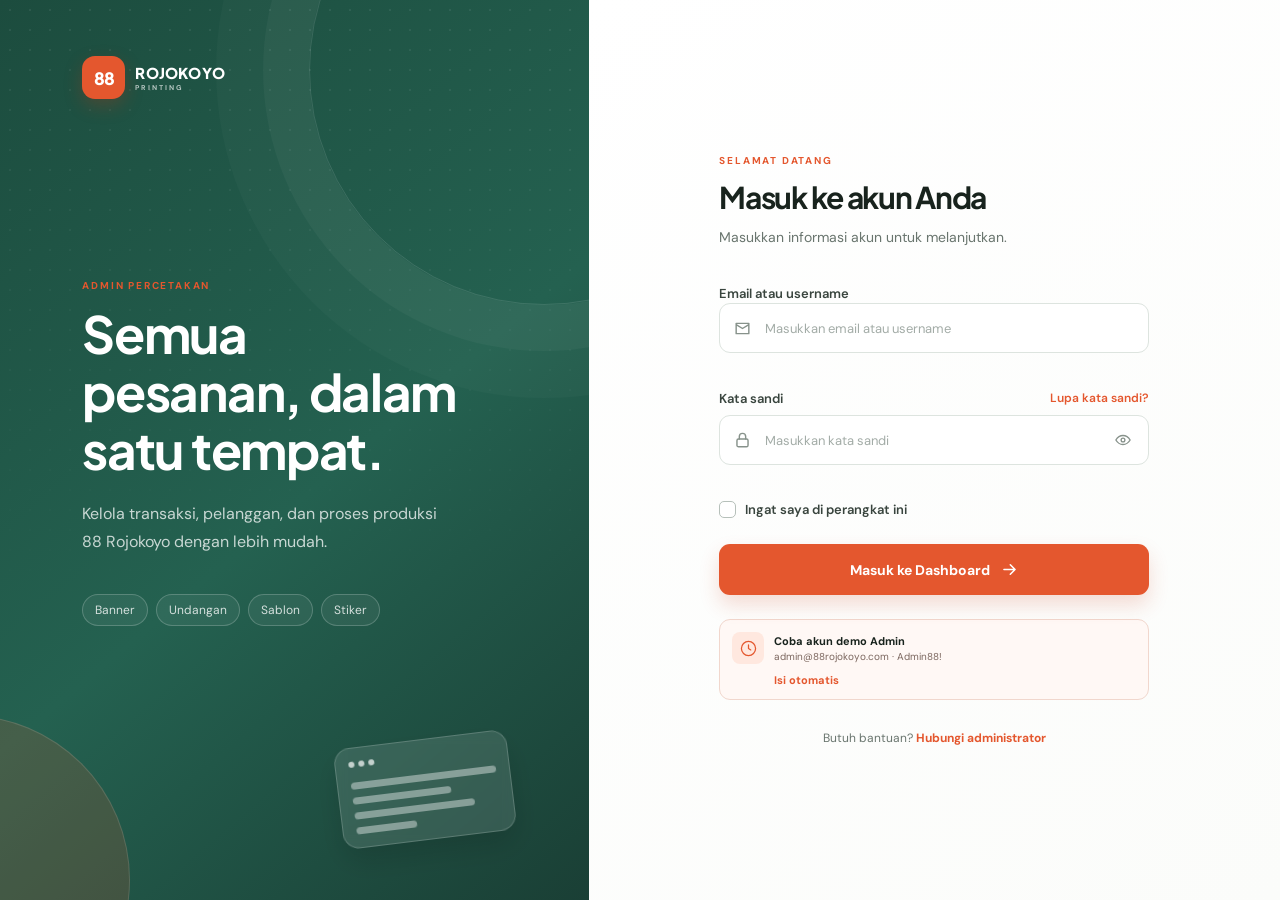
<file: index.html>
<!doctype html>
<html lang="id">
  <head>
    <meta charset="UTF-8" />
    <meta name="viewport" content="width=device-width, initial-scale=1.0" />
    <meta http-equiv="refresh" content="0; url=login.html" />
    <title>88 Rojokoyo</title>
    <script>window.location.replace('login.html');</script>
  </head>
  <body>
    <p>Mengarahkan ke <a href="login.html">halaman login 88 Rojokoyo</a>...</p>
  </body>
</html>
</file>
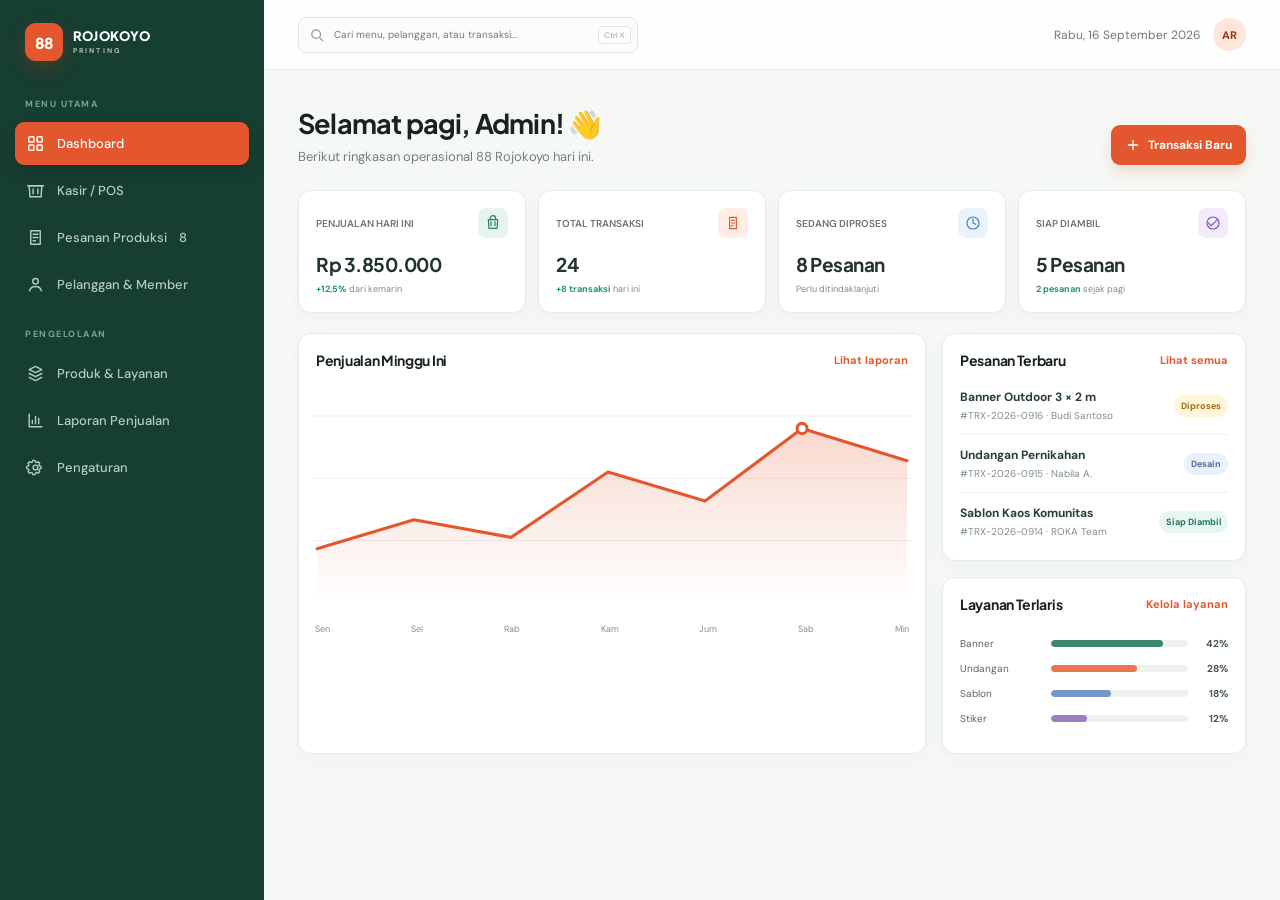
<file: dashboard.html>
<!DOCTYPE html>
<html lang="id">
  <head>
    <meta charset="UTF-8" />
    <meta name="viewport" content="width=device-width, initial-scale=1.0" />
    <meta name="theme-color" content="#173e32" />
    <title>Dashboard | 88 Rojokoyo</title>
    <link rel="preconnect" href="https://fonts.googleapis.com" />
    <link rel="preconnect" href="https://fonts.gstatic.com" crossorigin />
    <link href="https://fonts.googleapis.com/css2?family=DM+Sans:wght@400;500;600;700&family=Plus+Jakarta+Sans:wght@600;700;800&display=swap" rel="stylesheet" />
    <link rel="stylesheet" href="style.css" />
  </head>
  <body>
    <div class="app-shell">
      <aside class="dashboard-sidebar" id="sidebar">
        <a class="brand" href="dashboard.html" aria-label="88 Rojokoyo">
          <span class="brand__mark" aria-hidden="true">88</span>
          <span class="brand__name">ROJOKOYO<small>PRINTING</small></span>
        </a>

        <nav class="sidebar-menu" aria-label="Navigasi utama">
          <p class="sidebar-menu__label">MENU UTAMA</p>
          <a class="is-active" href="dashboard.html"><svg viewBox="0 0 24 24"><rect x="3.5" y="3.5" width="6.5" height="6.5" rx="1"/><rect x="14" y="3.5" width="6.5" height="6.5" rx="1"/><rect x="3.5" y="14" width="6.5" height="6.5" rx="1"/><rect x="14" y="14" width="6.5" height="6.5" rx="1"/></svg>Dashboard</a>
          <a href="pos.html"><svg viewBox="0 0 24 24"><path d="M4 6h16l-1 14H5L4 6Z"/><path d="M2 6h20M9 10v6M15 10v6"/></svg>Kasir / POS</a>
          <a href="pesanan.html"><svg viewBox="0 0 24 24"><path d="M6 3.5h12v17H6zM9 8h6M9 12h6M9 16h3"/></svg>Pesanan Produksi <span class="menu-badge">8</span></a>
          <a href="pelanggan.html"><svg viewBox="0 0 24 24"><circle cx="12" cy="8" r="3.5"/><path d="M4.5 20c.8-3.5 3.2-5.5 7.5-5.5s6.7 2 7.5 5.5"/></svg>Pelanggan &amp; Member</a>
          <p class="sidebar-menu__label sidebar-menu__label--spaced">PENGELOLAAN</p>
          <a href="produk.html"><svg viewBox="0 0 24 24"><path d="m4 7 8-4 8 4-8 4-8-4Z"/><path d="m4 12 8 4 8-4M4 17l8 4 8-4"/></svg>Produk &amp; Layanan</a>
          <a href="laporan.html"><svg viewBox="0 0 24 24"><path d="M4 20V4M4 20h16M8 16v-4M12 16V7M16 16v-7"/></svg>Laporan Penjualan</a>
          <a href="pengaturan.html"><svg viewBox="0 0 24 24"><circle cx="12" cy="12" r="3"/><path d="M19 13.4v-2.8l-2-.6a7.6 7.6 0 0 0-.7-1.6l1-1.8-2-2-1.8 1.1a7.6 7.6 0 0 0-1.6-.7L11.4 3H8.6L8 5a7.6 7.6 0 0 0-1.6.7L4.6 4.6l-2 2 1.1 1.8A7.6 7.6 0 0 0 3 10l-2 .6v2.8l2 .6c.2.6.4 1.1.7 1.6l-1.1 1.8 2 2 1.8-1.1c.5.3 1 .5 1.6.7l.6 2h2.8l.6-2c.6-.2 1.1-.4 1.6-.7l1.8 1.1 2-2-1.1-1.8c.3-.5.5-1 .7-1.6l2-.6Z"/></svg>Pengaturan</a>
        </nav>
        <div class="sidebar-bottom">
          <div class="sidebar-user"><span class="user-avatar">AR</span><span><strong>Admin Rojokoyo</strong><span>Administrator</span></span></div>
        </div>
      </aside>
      <div class="sidebar-overlay" id="sidebarOverlay"></div>

      <main class="dashboard-main">
        <header class="dashboard-header">
          <button class="menu-button" id="sidebarToggle" type="button" aria-label="Buka menu"><svg viewBox="0 0 24 24"><path d="M4 7h16M4 12h16M4 17h16"/></svg></button>
          <div class="dashboard-header__right"><span class="header-date">Rabu, 16 September 2026</span><button class="notification-button" type="button" aria-label="Notifikasi"><svg viewBox="0 0 24 24"><path d="M18 9a6 6 0 0 0-12 0c0 7-3 7-3 9h18c0-2-3-2-3-9M10 21h4"/></svg><i></i></button><span class="header-avatar">AR</span></div>
        </header>

        <div class="dashboard-content">
          <section class="dashboard-welcome"><div><h1>Selamat pagi, Admin! 👋</h1><p>Berikut ringkasan operasional 88 Rojokoyo hari ini.</p></div><a class="new-order-button" href="pos.html"><svg viewBox="0 0 24 24"><path d="M12 5v14M5 12h14"/></svg>Transaksi Baru</a></section>
          <section class="stats-grid" aria-label="Ringkasan hari ini">
            <article class="stat-card"><div class="stat-card__top"><span class="stat-card__label">PENJUALAN HARI INI</span><span class="stat-icon stat-icon--green"><svg viewBox="0 0 24 24"><path d="M5 7h14l-1 13H6L5 7Z"/><path d="M9 10v6M15 10v6M8 7V5a4 4 0 0 1 8 0v2"/></svg></span></div><strong>Rp 3.850.000</strong><span class="stat-card__trend"><b>+12,5%</b> dari kemarin</span></article>
            <article class="stat-card"><div class="stat-card__top"><span class="stat-card__label">TOTAL TRANSAKSI</span><span class="stat-icon stat-icon--orange"><svg viewBox="0 0 24 24"><path d="M7 3.5h10v17H7zM10 8h4M10 12h4M10 16h2"/></svg></span></div><strong>24</strong><span class="stat-card__trend"><b>+8 transaksi</b> hari ini</span></article>
            <article class="stat-card"><div class="stat-card__top"><span class="stat-card__label">SEDANG DIPROSES</span><span class="stat-icon stat-icon--blue"><svg viewBox="0 0 24 24"><path d="M12 6v6l4 2M21 12a9 9 0 1 1-18 0 9 9 0 0 1 18 0Z"/></svg></span></div><strong>8 Pesanan</strong><span class="stat-card__trend">Perlu ditindaklanjuti</span></article>
            <article class="stat-card"><div class="stat-card__top"><span class="stat-card__label">SIAP DIAMBIL</span><span class="stat-icon stat-icon--purple"><svg viewBox="0 0 24 24"><path d="m5 12 4.2 4.2L19 6.5"/><circle cx="12" cy="12" r="9"/></svg></span></div><strong>5 Pesanan</strong><span class="stat-card__trend"><b>2 pesanan</b> sejak pagi</span></article>
          </section>

          <section class="dashboard-grid">
            <article class="panel panel--chart"><header class="panel-header"><h2>Penjualan Minggu Ini</h2><a href="laporan.html">Lihat laporan</a></header><div class="chart"><svg viewBox="0 0 600 220" preserveAspectRatio="none" role="img" aria-label="Grafik penjualan mingguan"><defs><linearGradient id="chartFill" x1="0" x2="0" y1="0" y2="1"><stop offset="0" stop-color="#e4572e" stop-opacity=".23"/><stop offset="1" stop-color="#e4572e" stop-opacity="0"/></linearGradient></defs><path class="grid-line" d="M0 30H600M0 90H600M0 150H600"/><path class="area" d="M5 158 L102 130 L199 147 L296 84 L393 112 L490 42 L595 73 L595 210 L5 210Z"/><path class="line" d="M5 158 L102 130 L199 147 L296 84 L393 112 L490 42 L595 73"/><circle class="dot" cx="490" cy="42" r="5"/></svg></div><div class="chart-labels"><span>Sen</span><span>Sel</span><span>Rab</span><span>Kam</span><span>Jum</span><span>Sab</span><span>Min</span></div></article>
            <article class="panel"><header class="panel-header"><h2>Pesanan Terbaru</h2><a href="pesanan.html">Lihat semua</a></header><div class="orders-list"><div class="order-row"><div><span class="order-name">Banner Outdoor 3 × 2 m</span><span class="order-meta">#TRX-2026-0916 · Budi Santoso</span></div><span class="status status--process">Diproses</span></div><div class="order-row"><div><span class="order-name">Undangan Pernikahan</span><span class="order-meta">#TRX-2026-0915 · Nabila A.</span></div><span class="status status--design">Desain</span></div><div class="order-row"><div><span class="order-name">Sablon Kaos Komunitas</span><span class="order-meta">#TRX-2026-0914 · ROKA Team</span></div><span class="status status--ready">Siap Diambil</span></div></div></article>
            <article class="panel"><header class="panel-header"><h2>Layanan Terlaris</h2><a href="produk.html">Kelola layanan</a></header><div class="category-list"><div class="category-row"><span>Banner</span><span class="progress"><i style="width: 82%"></i></span><b>42%</b></div><div class="category-row"><span>Undangan</span><span class="progress"><i style="width: 63%"></i></span><b>28%</b></div><div class="category-row"><span>Sablon</span><span class="progress"><i style="width: 44%"></i></span><b>18%</b></div><div class="category-row"><span>Stiker</span><span class="progress"><i style="width: 26%"></i></span><b>12%</b></div></div></article>
          </section>
        </div>
      </main>
    </div>
    <script src="script.js"></script>
  </body>
</html>
</file>
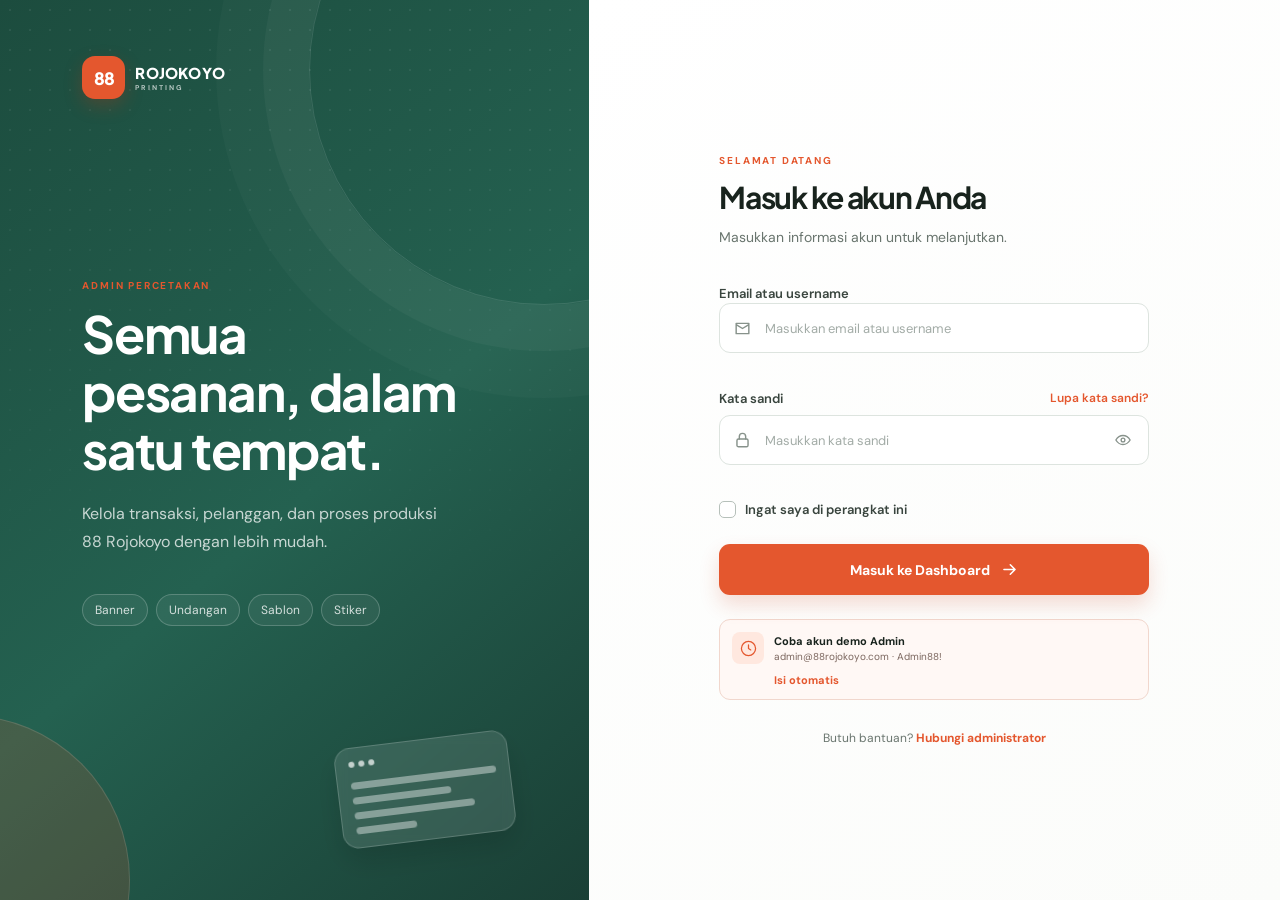
<file: login.html>
<!DOCTYPE html>
<html lang="id">
  <head>
    <meta charset="UTF-8" />
    <meta name="viewport" content="width=device-width, initial-scale=1.0" />
    <meta name="theme-color" content="#e4572e" />
    <title>Masuk | 88 Rojokoyo</title>
    <link rel="preconnect" href="https://fonts.googleapis.com" />
    <link rel="preconnect" href="https://fonts.gstatic.com" crossorigin />
    <link
      href="https://fonts.googleapis.com/css2?family=DM+Sans:wght@400;500;600;700&family=Plus+Jakarta+Sans:wght@600;700;800&display=swap"
      rel="stylesheet"
    />
    <link rel="stylesheet" href="style.css" />
  </head>
  <body>
    <main class="login-page">
      <section class="brand-panel" aria-label="Tentang 88 Rojokoyo">
        <div class="brand-panel__content">
          <a class="brand" href="login.html" aria-label="88 Rojokoyo">
            <span class="brand__mark" aria-hidden="true">88</span>
            <span class="brand__name">ROJOKOYO<small>PRINTING</small></span>
          </a>

          <div class="brand-panel__copy">
            <p class="eyebrow">ADMIN PERCETAKAN</p>
            <h1>Semua pesanan, dalam satu tempat.</h1>
            <p>
              Kelola transaksi, pelanggan, dan proses produksi 88 Rojokoyo dengan lebih mudah.
            </p>
          </div>

          <div class="service-list" aria-label="Layanan percetakan">
            <span>Banner</span><span>Undangan</span><span>Sablon</span><span>Stiker</span>
          </div>
        </div>
        <div class="shape shape--one" aria-hidden="true"></div>
        <div class="shape shape--two" aria-hidden="true"></div>
        <div class="print-card" aria-hidden="true">
          <div class="print-card__top"><i></i><i></i><i></i></div>
          <div class="print-card__body">
            <span></span><span></span><span></span><span></span>
          </div>
        </div>
      </section>

      <section class="form-panel">
        <div class="form-panel__inner">
          <a class="brand brand--mobile" href="login.html" aria-label="88 Rojokoyo">
            <span class="brand__mark" aria-hidden="true">88</span>
            <span class="brand__name">ROJOKOYO<small>PRINTING</small></span>
          </a>

          <header class="form-header">
            <p class="eyebrow">SELAMAT DATANG</p>
            <h2>Masuk ke akun Anda</h2>
            <p>Masukkan informasi akun untuk melanjutkan.</p>
          </header>

          <form id="loginForm" class="login-form" novalidate>
            <div class="field-group">
              <label for="email">Email atau username</label>
              <div class="input-wrap">
                <svg viewBox="0 0 24 24" aria-hidden="true"><path d="M4 5.5h16v13H4zM4 7l8 5 8-5" /></svg>
                <input id="email" name="email" type="text" placeholder="Masukkan email atau username" autocomplete="username" required />
              </div>
              <p class="field-error" id="emailError"></p>
            </div>

            <div class="field-group">
              <div class="label-row">
                <label for="password">Kata sandi</label>
                <a href="#" class="forgot-link" id="forgotPassword">Lupa kata sandi?</a>
              </div>
              <div class="input-wrap">
                <svg viewBox="0 0 24 24" aria-hidden="true"><rect x="5" y="10" width="14" height="10" rx="2" /><path d="M8 10V7a4 4 0 0 1 8 0v3" /></svg>
                <input id="password" name="password" type="password" placeholder="Masukkan kata sandi" autocomplete="current-password" required />
                <button class="toggle-password" type="button" aria-label="Tampilkan kata sandi" aria-pressed="false">
                  <svg class="eye-open" viewBox="0 0 24 24" aria-hidden="true"><path d="M2.5 12s3.5-6 9.5-6 9.5 6 9.5 6-3.5 6-9.5 6-9.5-6-9.5-6Z" /><circle cx="12" cy="12" r="2.5" /></svg>
                  <svg class="eye-closed" viewBox="0 0 24 24" aria-hidden="true"><path d="m3 3 18 18M10.6 6.2A10.6 10.6 0 0 1 12 6c6 0 9.5 6 9.5 6a17.8 17.8 0 0 1-3.1 3.7M6.1 6.1A17.5 17.5 0 0 0 2.5 12s3.5 6 9.5 6a10.6 10.6 0 0 0 2.1-.2M9.8 9.8a3.1 3.1 0 0 0 4.4 4.4" /></svg>
                </button>
              </div>
              <p class="field-error" id="passwordError"></p>
            </div>

            <label class="remember-me">
              <input type="checkbox" name="remember" />
              <span class="checkbox" aria-hidden="true"><svg viewBox="0 0 16 16"><path d="m3.2 8 3 3 6.5-6" /></svg></span>
              <span>Ingat saya di perangkat ini</span>
            </label>

            <button class="submit-button" type="submit">
              <span>Masuk ke Dashboard</span>
              <svg viewBox="0 0 24 24" aria-hidden="true"><path d="M5 12h14M13 6l6 6-6 6" /></svg>
            </button>
          </form>

          <aside class="demo-account" aria-label="Akun demo">
            <div class="demo-account__icon" aria-hidden="true">
              <svg viewBox="0 0 24 24"><path d="M12 22a10 10 0 1 0 0-20 10 10 0 0 0 0 20ZM12 7v5l3.2 2" /></svg>
            </div>
            <div>
              <strong>Coba akun demo Admin</strong>
              <span>admin@88rojokoyo.com &middot; Admin88!</span>
            </div>
            <button class="demo-fill-button" id="fillDemo" type="button">Isi otomatis</button>
          </aside>

          <p class="help-text">Butuh bantuan? <a href="mailto:admin@88rojokoyo.com">Hubungi administrator</a></p>
        </div>
      </section>
    </main>

    <div class="toast" id="toast" role="status" aria-live="polite">
      <svg viewBox="0 0 24 24" aria-hidden="true"><path d="m5 12 4.2 4.2L19 6.5" /></svg>
      <span id="toastMessage"></span>
    </div>

    <script src="script.js"></script>
  </body>
</html>
</file>
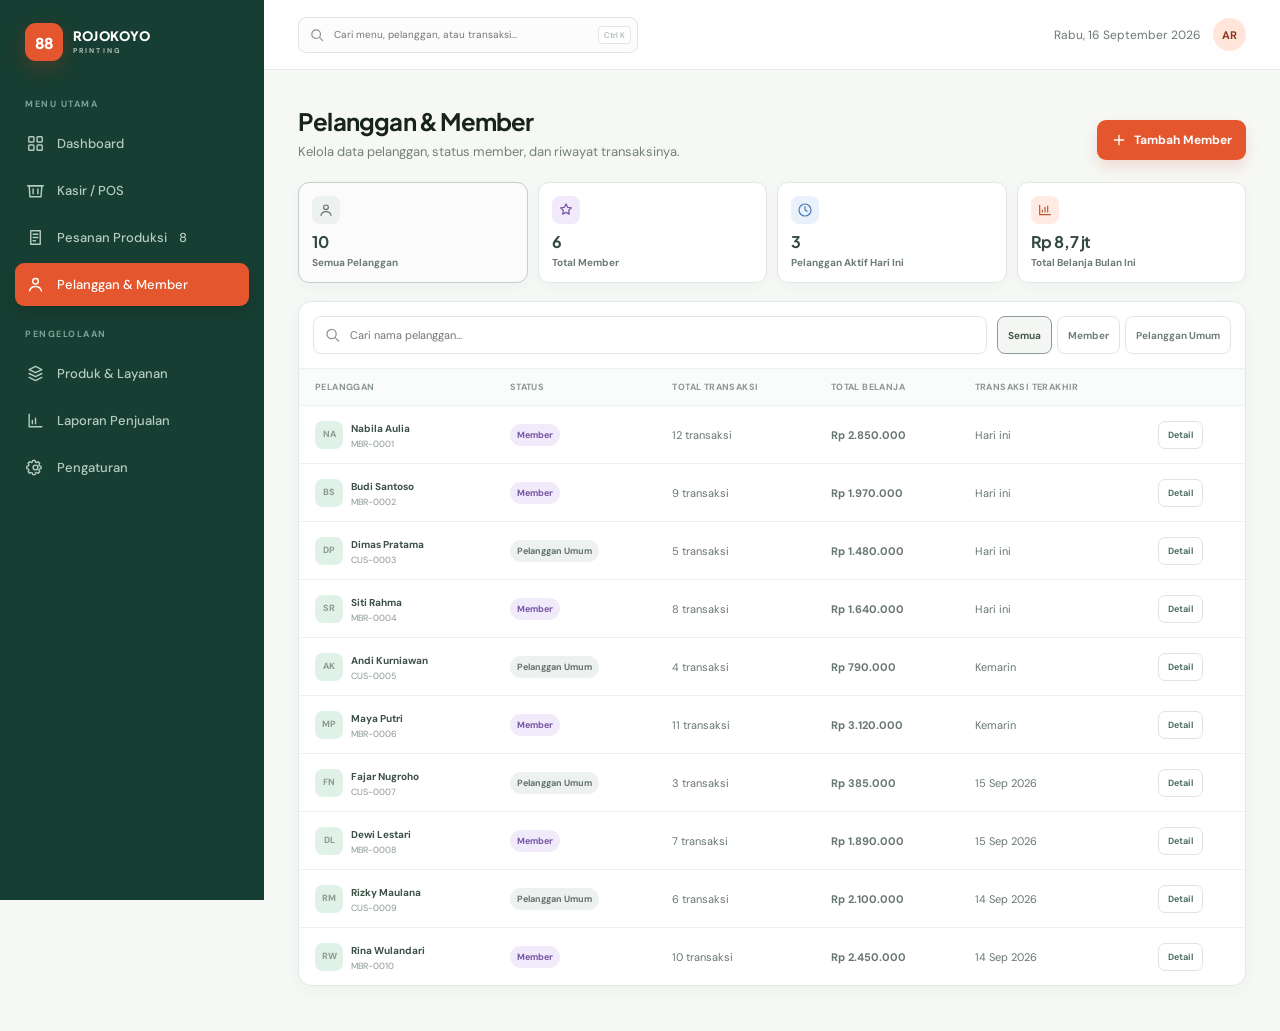
<file: pelanggan.html>
<!DOCTYPE html>
<html lang="id">
  <head>
    <meta charset="UTF-8" />
    <meta name="viewport" content="width=device-width, initial-scale=1.0" />
    <meta name="theme-color" content="#173e32" />
    <title>Pelanggan & Member | 88 Rojokoyo</title>
    <link rel="preconnect" href="https://fonts.googleapis.com" /><link rel="preconnect" href="https://fonts.gstatic.com" crossorigin />
    <link href="https://fonts.googleapis.com/css2?family=DM+Sans:wght@400;500;600;700&family=Plus+Jakarta+Sans:wght@600;700;800&display=swap" rel="stylesheet" />
    <link rel="stylesheet" href="style.css" />
  </head>
  <body>
    <div class="app-shell"><aside class="dashboard-sidebar" id="sidebar"><a class="brand" href="dashboard.html" aria-label="88 Rojokoyo"><span class="brand__mark">88</span><span class="brand__name">ROJOKOYO<small>PRINTING</small></span></a><nav class="sidebar-menu" aria-label="Navigasi utama"><p class="sidebar-menu__label">MENU UTAMA</p><a href="dashboard.html"><svg viewBox="0 0 24 24"><rect x="3.5" y="3.5" width="6.5" height="6.5" rx="1"/><rect x="14" y="3.5" width="6.5" height="6.5" rx="1"/><rect x="3.5" y="14" width="6.5" height="6.5" rx="1"/><rect x="14" y="14" width="6.5" height="6.5" rx="1"/></svg>Dashboard</a><a href="pos.html"><svg viewBox="0 0 24 24"><path d="M4 6h16l-1 14H5L4 6Z"/><path d="M2 6h20M9 10v6M15 10v6"/></svg>Kasir / POS</a><a href="pesanan.html"><svg viewBox="0 0 24 24"><path d="M6 3.5h12v17H6zM9 8h6M9 12h6M9 16h3"/></svg>Pesanan Produksi <span class="menu-badge">8</span></a><a class="is-active" href="pelanggan.html"><svg viewBox="0 0 24 24"><circle cx="12" cy="8" r="3.5"/><path d="M4.5 20c.8-3.5 3.2-5.5 7.5-5.5s6.7 2 7.5 5.5"/></svg>Pelanggan &amp; Member</a><p class="sidebar-menu__label sidebar-menu__label--spaced">PENGELOLAAN</p><a href="produk.html"><svg viewBox="0 0 24 24"><path d="m4 7 8-4 8 4-8 4-8-4Z"/><path d="m4 12 8 4 8-4M4 17l8 4 8-4"/></svg>Produk &amp; Layanan</a><a href="laporan.html"><svg viewBox="0 0 24 24"><path d="M4 20V4M4 20h16M8 16v-4M12 16v-7"/></svg>Laporan Penjualan</a><a href="pengaturan.html"><svg viewBox="0 0 24 24"><circle cx="12" cy="12" r="3"/><path d="M19 13.4v-2.8l-2-.6a7.6 7.6 0 0 0-.7-1.6l1-1.8-2-2-1.8 1.1a7.6 7.6 0 0 0-1.6-.7L11.4 3H8.6L8 5a7.6 7.6 0 0 0-1.6.7L4.6 4.6l-2 2 1.1 1.8A7.6 7.6 0 0 0 3 10l-2 .6v2.8l2 .6c.2.6.4 1.1.7 1.6l-1.1 1.8 2 2 1.8-1.1c.5.3 1 .5 1.6.7l.6 2h2.8l.6-2c.6-.2 1.1-.4 1.6-.7l1.8 1.1 2-2-1.1-1.8c.3-.5.5-1 .7-1.6l2-.6Z"/></svg>Pengaturan</a></nav><div class="sidebar-bottom"><div class="sidebar-user"><span class="user-avatar">AR</span><span><strong>Admin Rojokoyo</strong><span>Administrator</span></span></div></div></aside><div class="sidebar-overlay" id="sidebarOverlay"></div>
      <main class="dashboard-main"><header class="dashboard-header"><button class="menu-button" id="sidebarToggle" type="button" aria-label="Buka menu"><svg viewBox="0 0 24 24"><path d="M4 7h16M4 12h16M4 17h16"/></svg></button><div class="dashboard-header__right"><span class="header-date">Rabu, 16 September 2026</span><button class="notification-button" type="button" aria-label="Notifikasi"><svg viewBox="0 0 24 24"><path d="M18 9a6 6 0 0 0-12 0c0 7-3 7-3 9h18c0-2-3-2-3-9M10 21h4"/></svg><i></i></button><span class="header-avatar">AR</span></div></header><div class="dashboard-content customer-content"><section class="customer-title"><div><h1>Pelanggan &amp; Member</h1><p>Kelola data pelanggan, status member, dan riwayat transaksinya.</p></div><button class="new-order-button" id="addCustomer" type="button"><svg viewBox="0 0 24 24"><path d="M12 5v14M5 12h14"/></svg>Tambah Member</button></section><section class="customer-stats"><button class="customer-stat is-active" type="button" data-customer-filter="all"><span class="customer-stat__icon customer-stat__icon--gray"><svg viewBox="0 0 24 24"><circle cx="12" cy="8" r="3.5"/><path d="M4.5 20c.8-3.5 3.2-5.5 7.5-5.5s6.7 2 7.5 5.5"/></svg></span><strong id="customerCountAll">10</strong><span>Semua Pelanggan</span></button><button class="customer-stat" type="button" data-customer-filter="member"><span class="customer-stat__icon customer-stat__icon--purple"><svg viewBox="0 0 24 24"><path d="m12 3 2.5 5 5.5.8-4 3.9 1 5.5-5-2.6-5 2.6 1-5.5-4-3.9 5.5-.8L12 3Z"/></svg></span><strong id="customerCountMember">6</strong><span>Total Member</span></button><article class="customer-stat customer-stat--static"><span class="customer-stat__icon customer-stat__icon--blue"><svg viewBox="0 0 24 24"><path d="M12 21a9 9 0 1 0 0-18 9 9 0 0 0 0 18Z"/><path d="M12 7v5l3 2"/></svg></span><strong>3</strong><span>Pelanggan Aktif Hari Ini</span></article><article class="customer-stat customer-stat--static"><span class="customer-stat__icon customer-stat__icon--orange"><svg viewBox="0 0 24 24"><path d="M4 19V5M4 19h16M8 15v-3M12 15V8M16 15V6"/></svg></span><strong>Rp 8,7 jt</strong><span>Total Belanja Bulan Ini</span></article></section><section class="customer-panel"><div class="customer-tools"><label class="customer-search"><svg viewBox="0 0 24 24"><circle cx="10.7" cy="10.7" r="6.5"/><path d="m16 16 4.5 4.5"/></svg><input id="customerSearch" type="search" placeholder="Cari nama pelanggan..." /></label><div class="customer-filter-tabs"><button class="is-active" data-customer-filter="all" type="button">Semua</button><button data-customer-filter="member" type="button">Member</button><button data-customer-filter="regular" type="button">Pelanggan Umum</button></div></div><div class="customer-table-wrap"><table class="customer-table"><thead><tr><th>Pelanggan</th><th>Status</th><th>Total Transaksi</th><th>Total Belanja</th><th>Transaksi Terakhir</th><th></th></tr></thead><tbody id="customerTable"></tbody></table></div><p class="empty-customers" id="emptyCustomers" hidden>Tidak ada pelanggan yang sesuai dengan pencarian.</p></section></div></main>
    </div>
    <div class="customer-modal" id="customerDetailModal" role="dialog" aria-modal="true" aria-labelledby="customerDetailTitle"><div class="customer-modal__dialog"><header class="customer-modal__header"><div><p class="modal-eyebrow" id="detailCustomerCode">MBR-0001</p><h2 id="customerDetailTitle">Detail Member</h2></div><button class="modal-close" id="closeCustomerDetail" type="button" aria-label="Tutup detail">×</button></header><div class="customer-modal__body"><section class="customer-profile"><span class="customer-profile__avatar" id="detailCustomerInitial">NA</span><div><strong id="detailCustomerName">Nabila Aulia</strong><span id="detailCustomerType">Member 88 Rojokoyo</span></div><span class="customer-profile__badge" id="detailCustomerBadge">Member</span></section><section class="member-personal-info" id="memberPersonalInfo"><h3>Data Diri</h3><div><span>Alamat</span><strong id="detailMemberAddress">-</strong></div><div><span>No. HP</span><strong id="detailMemberPhone">-</strong></div><div><span>Email</span><strong id="detailMemberEmail">-</strong></div></section><section class="customer-overview"><div><span>Total Transaksi</span><strong id="detailCustomerTransactions">12 transaksi</strong></div><div><span>Total Belanja</span><strong id="detailCustomerSpent">Rp 2.850.000</strong></div><div><span>Transaksi Terakhir</span><strong id="detailCustomerLast">Hari ini</strong></div></section><section class="member-benefits" id="memberBenefits"><h3>Benefit Member</h3><div><span>Diskon member</span><b>10%</b></div><div><span>Pembelian 50+ item</span><b>15%</b></div></section><section class="customer-history"><h3>Riwayat Transaksi</h3><div id="customerHistory"></div></section><footer class="customer-modal__actions" id="memberDetailActions"><button class="member-delete-button" id="deleteMember" type="button">Hapus</button><button class="member-edit-button" id="editMember" type="button">Edit Member</button></footer></div></div></div>
    <div class="customer-modal" id="addCustomerModal" role="dialog" aria-modal="true" aria-labelledby="addCustomerTitle"><div class="customer-modal__dialog customer-modal__dialog--small"><header class="customer-modal__header"><div><p class="modal-eyebrow" id="memberFormEyebrow">MEMBER BARU</p><h2 id="addCustomerTitle">Tambah Member</h2></div><button class="modal-close" id="closeAddCustomer" type="button" aria-label="Tutup form">×</button></header><form class="add-member-form" id="addCustomerForm"><label>Nama member<input id="newCustomerName" required placeholder="Masukkan nama member" /></label><label>Alamat<textarea id="newMemberAddress" rows="2" placeholder="Masukkan alamat member"></textarea></label><div class="member-form-grid"><label>No. HP<input id="newMemberPhone" type="tel" placeholder="08xxxxxxxxxx" /></label><label>Email<input id="newMemberEmail" type="email" placeholder="email@contoh.com" /></label></div><section class="member-discount-form"><header><h3>Set Diskon</h3><span>Aktifkan benefit dan atur persentasenya.</span></header><div class="member-discount-options"><label class="member-discount-option" data-discount-option="member"><input class="member-discount-checkbox" data-discount-code="member" type="checkbox" /><span class="member-discount-option__check">✓</span><span class="member-discount-option__content"><strong>Diskon Member</strong><small>Berlaku untuk transaksi member.</small></span><span class="member-discount-option__percent"><input data-discount-percent="member" type="number" min="0" max="100" inputmode="decimal" value="10" disabled /><i>%</i></span></label><label class="member-discount-option" data-discount-option="bulk_50"><input class="member-discount-checkbox" data-discount-code="bulk_50" type="checkbox" /><span class="member-discount-option__check">✓</span><span class="member-discount-option__content"><strong>Diskon Pembelian 50+</strong><small>Berlaku saat total item minimal 50.</small></span><span class="member-discount-option__percent"><input data-discount-percent="bulk_50" type="number" min="0" max="100" inputmode="decimal" value="15" disabled /><i>%</i></span></label></div></section><button id="saveMemberButton" type="submit">Simpan Member</button></form></div></div>
    <div class="transaction-modal" id="deleteMemberConfirmModal" role="dialog" aria-modal="true" aria-labelledby="deleteMemberConfirmTitle"><div class="transaction-modal__dialog"><span class="transaction-modal__icon transaction-modal__icon--danger"><svg viewBox="0 0 24 24"><path d="M4 7h16M10 11v6M14 11v6M6 7l1 14h10l1-14M9 7V4h6v3"/></svg></span><h2 id="deleteMemberConfirmTitle">Hapus member ini?</h2><p>Data <strong id="deleteMemberName">member</strong> akan dihapus dari daftar member dan tidak dapat dikembalikan.</p><div class="transaction-modal__actions"><button id="cancelDeleteMember" type="button">Batal</button><button class="transaction-modal__primary transaction-modal__primary--danger" id="confirmDeleteMember" type="button">Ya, Hapus</button></div></div></div>
    <div class="transaction-modal" id="deleteMemberSuccessModal" role="dialog" aria-modal="true" aria-labelledby="deleteMemberSuccessTitle"><div class="transaction-modal__dialog"><span class="transaction-modal__icon transaction-modal__icon--success"><svg viewBox="0 0 24 24"><path d="m5 12 4.2 4.2L19 6.5"/></svg></span><h2 id="deleteMemberSuccessTitle">Member berhasil dihapus</h2><p><strong id="deletedMemberSuccessName">Member</strong> telah dihapus dari daftar member.</p><div class="transaction-modal__actions transaction-modal__actions--single"><button class="transaction-modal__primary" id="closeDeleteMemberSuccess" type="button">Selesai</button></div></div></div>
    <script src="script.js"></script>
  </body>
</html>
</file>
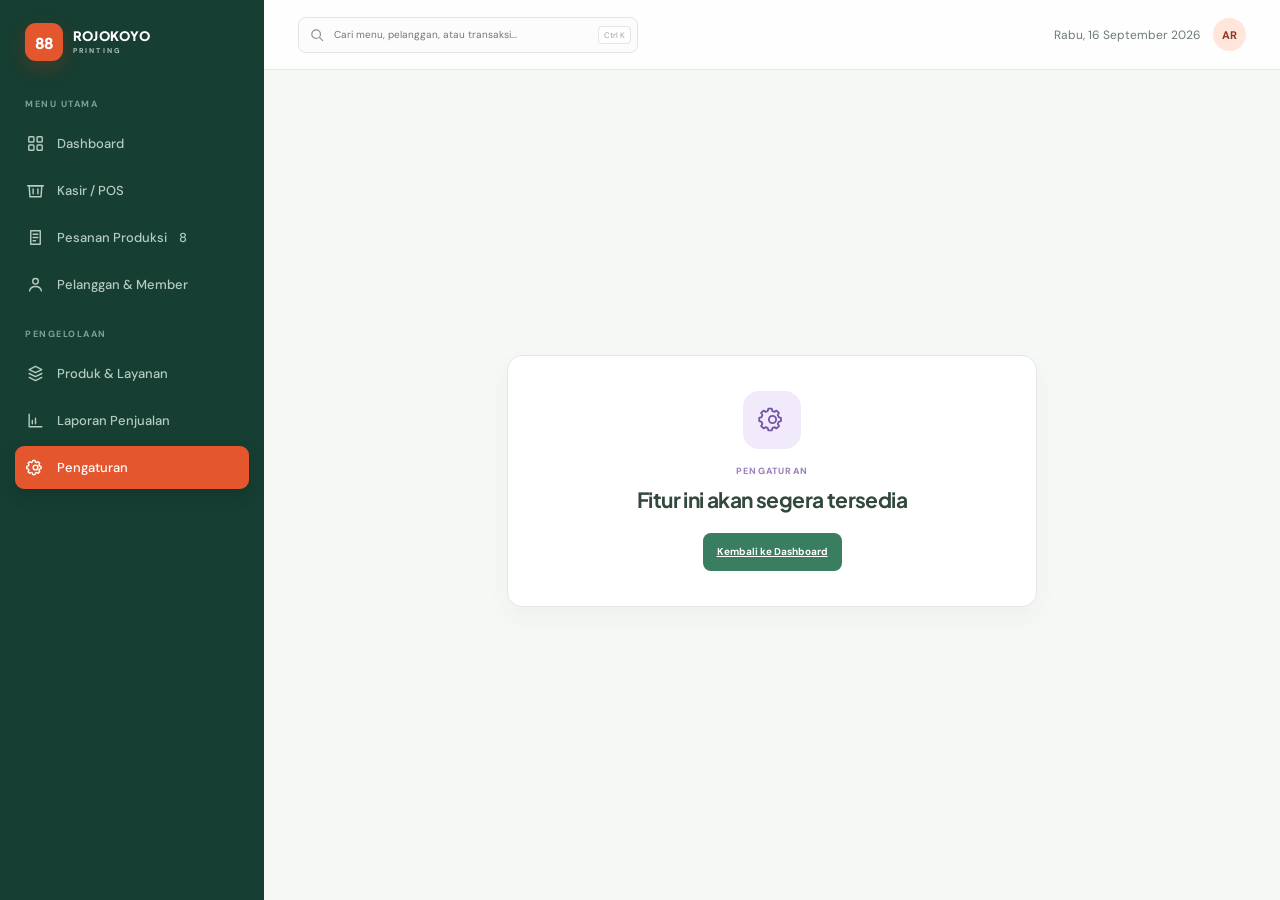
<file: pengaturan.html>
<!DOCTYPE html>
<html lang="id">

<head>
  <meta charset="UTF-8" />
  <meta name="viewport" content="width=device-width, initial-scale=1.0" />
  <meta name="theme-color" content="#173e32" />
  <title>Pengaturan | 88 Rojokoyo</title>
  <link rel="preconnect" href="https://fonts.googleapis.com" />
  <link rel="preconnect" href="https://fonts.gstatic.com" crossorigin />
  <link
    href="https://fonts.googleapis.com/css2?family=DM+Sans:wght@400;500;600;700&family=Plus+Jakarta+Sans:wght@600;700;800&display=swap"
    rel="stylesheet" />
  <link rel="stylesheet" href="style.css" />
</head>

<body>
  <div class="app-shell">
    <aside class="dashboard-sidebar" id="sidebar">
      <a class="brand" href="dashboard.html" aria-label="88 Rojokoyo"><span class="brand__mark">88</span><span
          class="brand__name">ROJOKOYO<small>PRINTING</small></span></a>
      <nav class="sidebar-menu" aria-label="Navigasi utama">
        <p class="sidebar-menu__label">MENU UTAMA</p>
        <a href="dashboard.html"><svg viewBox="0 0 24 24">
            <rect x="3.5" y="3.5" width="6.5" height="6.5" rx="1" />
            <rect x="14" y="3.5" width="6.5" height="6.5" rx="1" />
            <rect x="3.5" y="14" width="6.5" height="6.5" rx="1" />
            <rect x="14" y="14" width="6.5" height="6.5" rx="1" />
          </svg>Dashboard</a>
        <a href="pos.html"><svg viewBox="0 0 24 24">
            <path d="M4 6h16l-1 14H5L4 6Z" />
            <path d="M2 6h20M9 10v6M15 10v6" />
          </svg>Kasir / POS</a>
        <a href="pesanan.html"><svg viewBox="0 0 24 24">
            <path d="M6 3.5h12v17H6zM9 8h6M9 12h6M9 16h3" />
          </svg>Pesanan Produksi <span class="menu-badge">8</span></a>
        <a href="pelanggan.html"><svg viewBox="0 0 24 24">
            <circle cx="12" cy="8" r="3.5" />
            <path d="M4.5 20c.8-3.5 3.2-5.5 7.5-5.5s6.7 2 7.5 5.5" />
          </svg>Pelanggan &amp; Member</a>
        <p class="sidebar-menu__label sidebar-menu__label--spaced">PENGELOLAAN</p>
        <a href="produk.html"><svg viewBox="0 0 24 24">
            <path d="m4 7 8-4 8 4-8 4-8-4Z" />
            <path d="m4 12 8 4 8-4M4 17l8 4 8-4" />
          </svg>Produk &amp; Layanan</a>
        <a href="laporan.html"><svg viewBox="0 0 24 24">
            <path d="M4 20V4M4 20h16M8 16v-4M12 16v-7" />
          </svg>Laporan Penjualan</a>
        <a class="is-active" href="pengaturan.html"><svg viewBox="0 0 24 24">
            <circle cx="12" cy="12" r="3" />
            <path
              d="M19 13.4v-2.8l-2-.6a7.6 7.6 0 0 0-.7-1.6l1-1.8-2-2-1.8 1.1a7.6 7.6 0 0 0-1.6-.7L11.4 3H8.6L8 5a7.6 7.6 0 0 0-1.6.7L4.6 4.6l-2 2 1.1 1.8A7.6 7.6 0 0 0 3 10l-2 .6v2.8l2 .6c.2.6.4 1.1.7 1.6l-1.1 1.8 2 2 1.8-1.1c.5.3 1 .5 1.6.7l.6 2h2.8l.6-2c.6-.2 1.1-.4 1.6-.7l1.8 1.1 2-2-1.1-1.8c.3-.5.5-1 .7-1.6l2-.6Z" />
          </svg>Pengaturan</a>
      </nav>
      <div class="sidebar-bottom">
        <div class="sidebar-user"><span class="user-avatar">AR</span><span><strong>Admin
              Rojokoyo</strong><span>Administrator</span></span></div>
      </div>
    </aside>
    <div class="sidebar-overlay" id="sidebarOverlay"></div>
    <main class="dashboard-main">
      <header class="dashboard-header"><button class="menu-button" id="sidebarToggle" type="button"
          aria-label="Buka menu"><svg viewBox="0 0 24 24">
            <path d="M4 7h16M4 12h16M4 17h16" />
          </svg></button>
        <div class="dashboard-header__right"><span class="header-date">Rabu, 16 September 2026</span><button
            class="notification-button" type="button" aria-label="Notifikasi"><svg viewBox="0 0 24 24">
              <path d="M18 9a6 6 0 0 0-12 0c0 7-3 7-3 9h18c0-2-3-2-3-9M10 21h4" />
            </svg><i></i></button><span class="header-avatar">AR</span></div>
      </header>
      <div class="dashboard-content settings-content">
        <section class="settings-empty"><span class="settings-empty__icon"><svg viewBox="0 0 24 24">
              <circle cx="12" cy="12" r="3" />
              <path
                d="M19 13.4v-2.8l-2-.6a7.6 7.6 0 0 0-.7-1.6l1-1.8-2-2-1.8 1.1a7.6 7.6 0 0 0-1.6-.7L11.4 3H8.6L8 5a7.6 7.6 0 0 0-1.6.7L4.6 4.6l-2 2 1.1 1.8A7.6 7.6 0 0 0 3 10l-2 .6v2.8l2 .6c.2.6.4 1.1.7 1.6l-1.1 1.8 2 2 1.8-1.1c.5.3 1 .5 1.6.7l.6 2h2.8l.6-2c.6-.2 1.1-.4 1.6-.7l1.8 1.1 2-2-1.1-1.8c.3-.5.5-1 .7-1.6l2-.6Z" />
            </svg></span>
          <p class="settings-empty__eyebrow">PENGATURAN</p>
          <h1>Fitur ini akan segera tersedia</h1><a href="dashboard.html">Kembali ke Dashboard</a>
        </section>
      </div>
    </main>
  </div>
  <script src="script.js"></script>
</body>

</html>
</file>
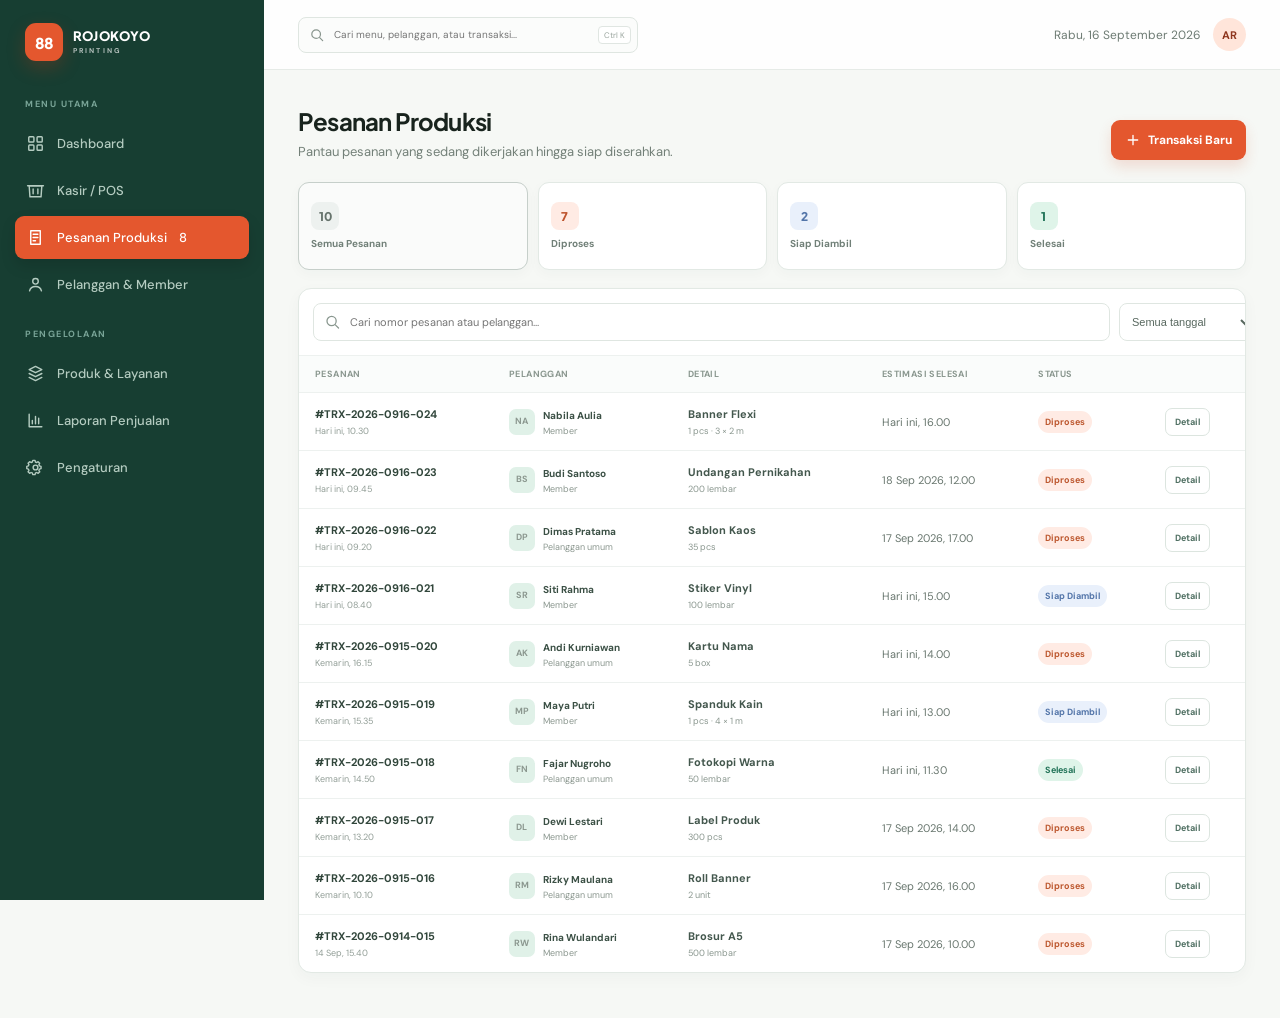
<file: pesanan.html>
<!DOCTYPE html>
<html lang="id">
  <head>
    <meta charset="UTF-8" />
    <meta name="viewport" content="width=device-width, initial-scale=1.0" />
    <meta name="theme-color" content="#173e32" />
    <title>Pesanan Produksi | 88 Rojokoyo</title>
    <link rel="preconnect" href="https://fonts.googleapis.com" />
    <link rel="preconnect" href="https://fonts.gstatic.com" crossorigin />
    <link href="https://fonts.googleapis.com/css2?family=DM+Sans:wght@400;500;600;700&family=Plus+Jakarta+Sans:wght@600;700;800&display=swap" rel="stylesheet" />
    <link rel="stylesheet" href="style.css" />
  </head>
  <body>
    <div class="app-shell">
      <aside class="dashboard-sidebar" id="sidebar">
        <a class="brand" href="dashboard.html" aria-label="88 Rojokoyo"><span class="brand__mark">88</span><span class="brand__name">ROJOKOYO<small>PRINTING</small></span></a>
        <nav class="sidebar-menu" aria-label="Navigasi utama">
          <p class="sidebar-menu__label">MENU UTAMA</p>
          <a href="dashboard.html"><svg viewBox="0 0 24 24"><rect x="3.5" y="3.5" width="6.5" height="6.5" rx="1"/><rect x="14" y="3.5" width="6.5" height="6.5" rx="1"/><rect x="3.5" y="14" width="6.5" height="6.5" rx="1"/><rect x="14" y="14" width="6.5" height="6.5" rx="1"/></svg>Dashboard</a>
          <a href="pos.html"><svg viewBox="0 0 24 24"><path d="M4 6h16l-1 14H5L4 6Z"/><path d="M2 6h20M9 10v6M15 10v6"/></svg>Kasir / POS</a>
          <a class="is-active" href="pesanan.html"><svg viewBox="0 0 24 24"><path d="M6 3.5h12v17H6zM9 8h6M9 12h6M9 16h3"/></svg>Pesanan Produksi <span class="menu-badge">8</span></a>
          <a href="pelanggan.html"><svg viewBox="0 0 24 24"><circle cx="12" cy="8" r="3.5"/><path d="M4.5 20c.8-3.5 3.2-5.5 7.5-5.5s6.7 2 7.5 5.5"/></svg>Pelanggan &amp; Member</a>
          <p class="sidebar-menu__label sidebar-menu__label--spaced">PENGELOLAAN</p>
          <a href="produk.html"><svg viewBox="0 0 24 24"><path d="m4 7 8-4 8 4-8 4-8-4Z"/><path d="m4 12 8 4 8-4M4 17l8 4 8-4"/></svg>Produk &amp; Layanan</a>
          <a href="laporan.html"><svg viewBox="0 0 24 24"><path d="M4 20V4M4 20h16M8 16v-4M12 16V7M16 16v-7"/></svg>Laporan Penjualan</a>
          <a href="pengaturan.html"><svg viewBox="0 0 24 24"><circle cx="12" cy="12" r="3"/><path d="M19 13.4v-2.8l-2-.6a7.6 7.6 0 0 0-.7-1.6l1-1.8-2-2-1.8 1.1a7.6 7.6 0 0 0-1.6-.7L11.4 3H8.6L8 5a7.6 7.6 0 0 0-1.6.7L4.6 4.6l-2 2 1.1 1.8A7.6 7.6 0 0 0 3 10l-2 .6v2.8l2 .6c.2.6.4 1.1.7 1.6l-1.1 1.8 2 2 1.8-1.1c.5.3 1 .5 1.6.7l.6 2h2.8l.6-2c.6-.2 1.1-.4 1.6-.7l1.8 1.1 2-2-1.1-1.8c.3-.5.5-1 .7-1.6l2-.6Z"/></svg>Pengaturan</a>
        </nav>
        <div class="sidebar-bottom"><div class="sidebar-user"><span class="user-avatar">AR</span><span><strong>Admin Rojokoyo</strong><span>Administrator</span></span></div></div>
      </aside>
      <div class="sidebar-overlay" id="sidebarOverlay"></div>
      <main class="dashboard-main">
        <header class="dashboard-header"><button class="menu-button" id="sidebarToggle" type="button" aria-label="Buka menu"><svg viewBox="0 0 24 24"><path d="M4 7h16M4 12h16M4 17h16"/></svg></button><div class="dashboard-header__right"><span class="header-date">Rabu, 16 September 2026</span><button class="notification-button" type="button" aria-label="Notifikasi"><svg viewBox="0 0 24 24"><path d="M18 9a6 6 0 0 0-12 0c0 7-3 7-3 9h18c0-2-3-2-3-9M10 21h4"/></svg><i></i></button><span class="header-avatar">AR</span></div></header>
        <div class="dashboard-content production-content">
          <section class="production-title"><div><h1>Pesanan Produksi</h1><p>Pantau pesanan yang sedang dikerjakan hingga siap diserahkan.</p></div><a class="new-order-button" href="pos.html"><svg viewBox="0 0 24 24"><path d="M12 5v14M5 12h14"/></svg>Transaksi Baru</a></section>
          <section class="production-stats" aria-label="Status pesanan"><button class="production-stat production-stat--all is-active" type="button" data-status-filter="all"><span class="production-stat__count production-stat__count--gray" id="countAll">10</span><span>Semua Pesanan</span></button><button class="production-stat production-stat--processed" type="button" data-status-filter="diproses"><span class="production-stat__count production-stat__count--orange" id="countProcessed">7</span><span>Diproses</span></button><button class="production-stat production-stat--ready" type="button" data-status-filter="siap"><span class="production-stat__count production-stat__count--blue" id="countReady">2</span><span>Siap Diambil</span></button><button class="production-stat production-stat--complete" type="button" data-status-filter="selesai"><span class="production-stat__count production-stat__count--green" id="countComplete">1</span><span>Selesai</span></button></section>
          <section class="production-panel"><div class="production-tools"><label class="production-search"><svg viewBox="0 0 24 24"><circle cx="10.7" cy="10.7" r="6.5"/><path d="m16 16 4.5 4.5"/></svg><input id="orderSearch" type="search" placeholder="Cari nomor pesanan atau pelanggan..." /></label><div class="production-selects"><select id="dateFilter" aria-label="Filter tanggal"><option value="all">Semua tanggal</option><option value="Hari ini">Hari ini</option><option value="Kemarin">Kemarin</option></select></div></div><div class="orders-table-wrap"><table class="orders-table"><thead><tr><th>Pesanan</th><th>Pelanggan</th><th>Detail</th><th>Estimasi Selesai</th><th>Status</th><th></th></tr></thead><tbody id="productionTable"></tbody></table></div><p class="empty-orders" id="emptyOrders" hidden>Tidak ada pesanan yang sesuai dengan pencarian.</p></section>
        </div>
      </main>
    </div>
    <div class="production-modal" id="productionModal" role="dialog" aria-modal="true" aria-labelledby="detailTitle"><div class="production-modal__dialog"><header class="production-modal__header"><div><p class="modal-eyebrow" id="modalOrderId">#TRX-2026-0916-024</p><h2 id="detailTitle">Detail Pesanan</h2></div><button class="modal-close" id="closeProductionModal" type="button" aria-label="Tutup detail">×</button></header><div class="production-modal__body"><section class="production-customer"><span class="production-customer__avatar" id="modalInitials">NA</span><div><strong id="modalCustomer">Nabila Aulia</strong><span id="modalPhone">0812-3456-7890 · Member</span></div><a id="modalWhatsapp" href="#" aria-label="Hubungi pelanggan melalui WhatsApp"><svg viewBox="0 0 24 24"><path d="M20.5 11.7a8.3 8.3 0 0 1-12.3 7.3L4 20l1.1-4A8.3 8.3 0 1 1 20.5 11.7Z"/><path d="M8.5 8.3c.2-.5.4-.5.7-.5h.5c.2 0 .4.1.5.4l.6 1.3c.1.3.1.5 0 .7l-.4.5c-.1.1-.2.3-.1.5.5.9 1.3 1.7 2.2 2.1.2.1.3.1.5-.1l.6-.6c.2-.2.4-.2.6-.1l1.3.6c.3.1.4.3.4.5v.5c0 .4-.2.6-.6.7-.6.1-1.3.1-2-.2-2.4-.9-4.4-2.9-5.4-5.3-.3-.7-.4-1.4-.2-2.1Z"/></svg></a></section><section class="production-detail-grid"><div><span>Jenis Pesanan</span><strong id="modalProduct">Banner Flexi</strong></div><div><span>Jumlah</span><strong id="modalQuantity">1 lembar</strong></div><div><span>Estimasi Selesai</span><strong id="modalDueDate">Hari ini, 16.00</strong></div><div><span>Status Saat Ini</span><strong id="modalStatus">Diproses</strong></div></section><section class="production-spec"><h3>Spesifikasi Pesanan</h3><dl id="modalSpecs"></dl></section><section class="production-note"><h3>Catatan Pelanggan</h3><p id="modalNote"></p></section><section class="production-timeline"><h3>Riwayat Pesanan</h3><ol id="modalTimeline"></ol></section><section class="production-status-update"><label for="modalStatusSelect">Perbarui status pesanan</label><div><select id="modalStatusSelect"><option value="diproses">Diproses</option><option value="siap">Siap Diambil</option><option value="selesai">Selesai</option></select><button id="saveStatusButton" type="button">Simpan Status</button></div></section></div></div></div>
    <script src="script.js"></script>
  </body>
</html>
</file>
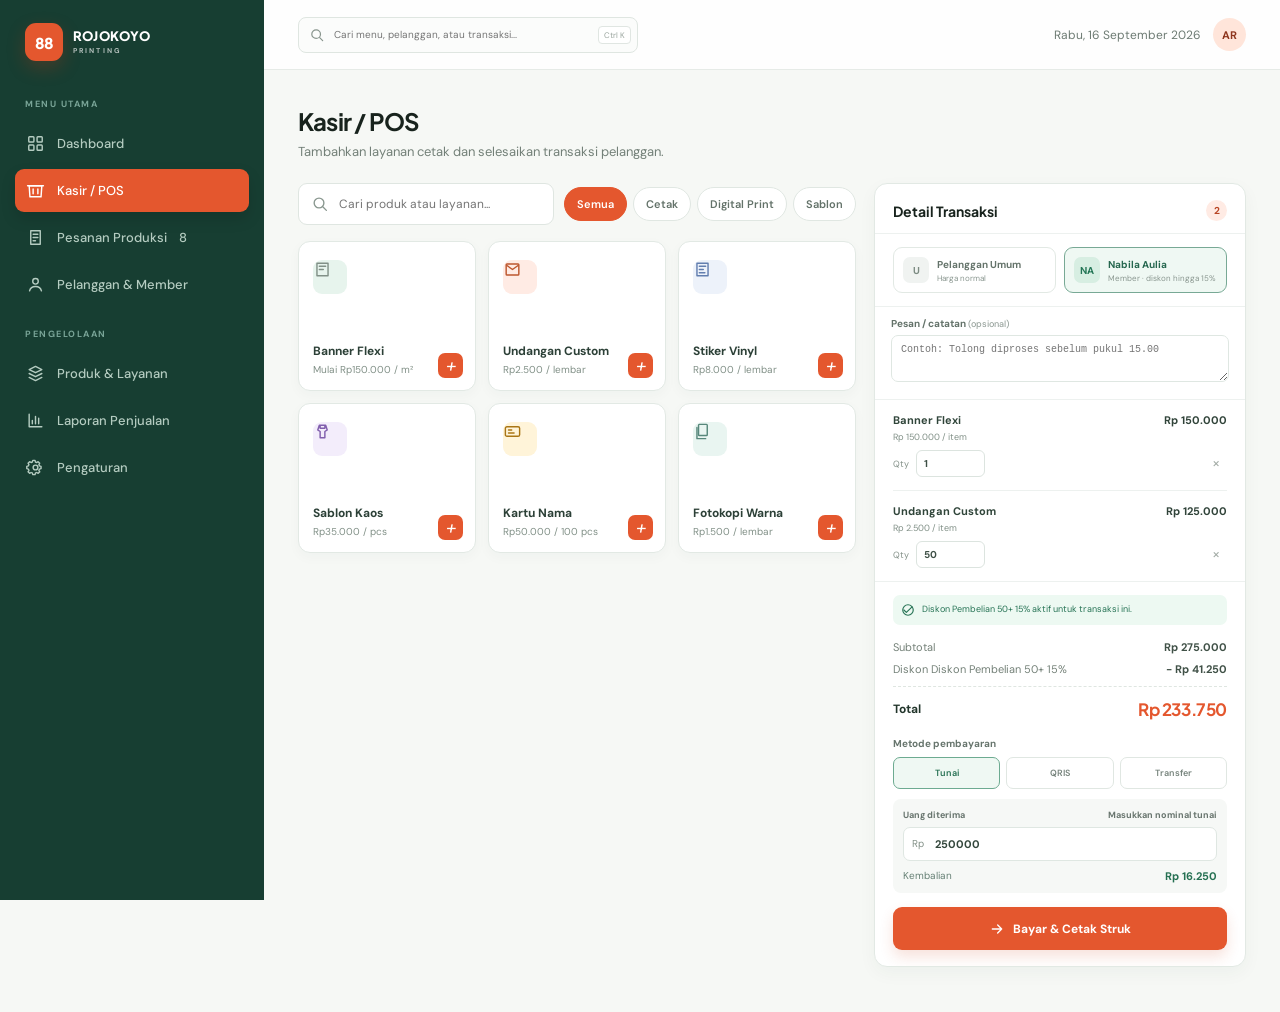
<file: pos.html>
<!DOCTYPE html>
<html lang="id">
  <head>
    <meta charset="UTF-8" />
    <meta name="viewport" content="width=device-width, initial-scale=1.0" />
    <meta name="theme-color" content="#173e32" />
    <title>Kasir / POS | 88 Rojokoyo</title>
    <link rel="preconnect" href="https://fonts.googleapis.com" />
    <link rel="preconnect" href="https://fonts.gstatic.com" crossorigin />
    <link href="https://fonts.googleapis.com/css2?family=DM+Sans:wght@400;500;600;700&family=Plus+Jakarta+Sans:wght@600;700;800&display=swap" rel="stylesheet" />
    <link rel="stylesheet" href="style.css" />
  </head>
  <body>
    <div class="app-shell">
      <aside class="dashboard-sidebar" id="sidebar">
        <a class="brand" href="dashboard.html" aria-label="88 Rojokoyo"><span class="brand__mark">88</span><span class="brand__name">ROJOKOYO<small>PRINTING</small></span></a>
        <nav class="sidebar-menu" aria-label="Navigasi utama">
          <p class="sidebar-menu__label">MENU UTAMA</p>
          <a href="dashboard.html"><svg viewBox="0 0 24 24"><rect x="3.5" y="3.5" width="6.5" height="6.5" rx="1"/><rect x="14" y="3.5" width="6.5" height="6.5" rx="1"/><rect x="3.5" y="14" width="6.5" height="6.5" rx="1"/><rect x="14" y="14" width="6.5" height="6.5" rx="1"/></svg>Dashboard</a>
          <a class="is-active" href="pos.html"><svg viewBox="0 0 24 24"><path d="M4 6h16l-1 14H5L4 6Z"/><path d="M2 6h20M9 10v6M15 10v6"/></svg>Kasir / POS</a>
          <a href="pesanan.html"><svg viewBox="0 0 24 24"><path d="M6 3.5h12v17H6zM9 8h6M9 12h6M9 16h3"/></svg>Pesanan Produksi <span class="menu-badge">8</span></a>
          <a href="pelanggan.html"><svg viewBox="0 0 24 24"><circle cx="12" cy="8" r="3.5"/><path d="M4.5 20c.8-3.5 3.2-5.5 7.5-5.5s6.7 2 7.5 5.5"/></svg>Pelanggan &amp; Member</a>
          <p class="sidebar-menu__label sidebar-menu__label--spaced">PENGELOLAAN</p>
          <a href="produk.html"><svg viewBox="0 0 24 24"><path d="m4 7 8-4 8 4-8 4-8-4Z"/><path d="m4 12 8 4 8-4M4 17l8 4 8-4"/></svg>Produk &amp; Layanan</a>
          <a href="laporan.html"><svg viewBox="0 0 24 24"><path d="M4 20V4M4 20h16M8 16v-4M12 16V7M16 16v-7"/></svg>Laporan Penjualan</a>
          <a href="pengaturan.html"><svg viewBox="0 0 24 24"><circle cx="12" cy="12" r="3"/><path d="M19 13.4v-2.8l-2-.6a7.6 7.6 0 0 0-.7-1.6l1-1.8-2-2-1.8 1.1a7.6 7.6 0 0 0-1.6-.7L11.4 3H8.6L8 5a7.6 7.6 0 0 0-1.6.7L4.6 4.6l-2 2 1.1 1.8A7.6 7.6 0 0 0 3 10l-2 .6v2.8l2 .6c.2.6.4 1.1.7 1.6l-1.1 1.8 2 2 1.8-1.1c.5.3 1 .5 1.6.7l.6 2h2.8l.6-2c.6-.2 1.1-.4 1.6-.7l1.8 1.1 2-2-1.1-1.8c.3-.5.5-1 .7-1.6l2-.6Z"/></svg>Pengaturan</a>
        </nav>
        <div class="sidebar-bottom"><div class="sidebar-user"><span class="user-avatar">AR</span><span><strong>Admin Rojokoyo</strong><span>Administrator</span></span></div></div>
      </aside>
      <div class="sidebar-overlay" id="sidebarOverlay"></div>
      <main class="dashboard-main">
        <header class="dashboard-header"><button class="menu-button" id="sidebarToggle" type="button" aria-label="Buka menu"><svg viewBox="0 0 24 24"><path d="M4 7h16M4 12h16M4 17h16"/></svg></button><div class="dashboard-header__right"><span class="header-date">Rabu, 16 September 2026</span><button class="notification-button" type="button" aria-label="Notifikasi"><svg viewBox="0 0 24 24"><path d="M18 9a6 6 0 0 0-12 0c0 7-3 7-3 9h18c0-2-3-2-3-9M10 21h4"/></svg><i></i></button><span class="header-avatar">AR</span></div></header>
        <div class="dashboard-content pos-content">
          <section class="pos-title"><h1>Kasir / POS</h1><p>Tambahkan layanan cetak dan selesaikan transaksi pelanggan.</p></section>
          <div class="pos-layout">
            <section class="pos-products" aria-label="Produk dan layanan">
              <div class="pos-toolbar"><label class="product-search"><svg viewBox="0 0 24 24"><circle cx="10.7" cy="10.7" r="6.5"/><path d="m16 16 4.5 4.5"/></svg><input id="productSearch" type="search" placeholder="Cari produk atau layanan..." /></label><div class="category-filters" id="categoryFilters"><button class="is-active" data-category="all">Semua</button><button data-category="cetak">Cetak</button><button data-category="digital">Digital Print</button><button data-category="sablon">Sablon</button></div></div>
              <div class="product-grid" id="productGrid">
                <button class="product-card" data-id="banner" data-category="cetak"><span class="product-card__icon"><svg viewBox="0 0 24 24"><path d="M5 4h14v16H5zM8 8h8M8 12h5"/></svg></span><strong>Banner Flexi</strong><span>Mulai Rp150.000 / m²</span><i class="product-card__add">+</i></button>
                <button class="product-card" data-id="undangan" data-category="cetak"><span class="product-card__icon"><svg viewBox="0 0 24 24"><rect x="4" y="5" width="16" height="14" rx="1"/><path d="m5 7 7 5 7-5"/></svg></span><strong>Undangan Custom</strong><span>Rp2.500 / lembar</span><i class="product-card__add">+</i></button>
                <button class="product-card" data-id="stiker" data-category="digital"><span class="product-card__icon"><svg viewBox="0 0 24 24"><path d="M5 4h14v16H5z"/><path d="M8 8h8M8 12h5M8 16h7"/></svg></span><strong>Stiker Vinyl</strong><span>Rp8.000 / lembar</span><i class="product-card__add">+</i></button>
                <button class="product-card" data-id="sablon" data-category="sablon"><span class="product-card__icon"><svg viewBox="0 0 24 24"><path d="M8 4h8l2 6-3 2v8H9v-8l-3-2 2-6ZM9 4v4h6V4"/></svg></span><strong>Sablon Kaos</strong><span>Rp35.000 / pcs</span><i class="product-card__add">+</i></button>
                <button class="product-card" data-id="kartu" data-category="cetak"><span class="product-card__icon"><svg viewBox="0 0 24 24"><rect x="3" y="6" width="18" height="12" rx="2"/><path d="M7 10h4M7 14h7"/></svg></span><strong>Kartu Nama</strong><span>Rp50.000 / 100 pcs</span><i class="product-card__add">+</i></button>
                <button class="product-card" data-id="fotokopi" data-category="digital"><span class="product-card__icon"><svg viewBox="0 0 24 24"><rect x="7" y="3" width="11" height="14" rx="1"/><path d="M5"/><path d="M5 7v14h11"/></svg></span><strong>Fotokopi Warna</strong><span>Rp1.500 / lembar</span><i class="product-card__add">+</i></button>
              </div>
            </section>
            <aside class="pos-summary"><section class="cart-panel"><header class="cart-panel__heading"><h2>Detail Transaksi</h2><span class="cart-count" id="cartCount">2</span></header><div class="customer-selector" id="customerSelector"><button class="customer-option" type="button" data-customer="regular"><span class="customer-option__avatar">U</span><span><strong>Pelanggan Umum</strong><small>Harga normal</small></span></button><button class="customer-option is-selected" type="button" data-customer="member"><span class="customer-option__avatar" id="selectedMemberInitial">NA</span><span><strong id="selectedMemberName">Nabila Aulia</strong><small>Member · diskon hingga 15%</small></span></button></div><div class="member-picker" id="memberPicker"><label class="member-search"><svg viewBox="0 0 24 24"><circle cx="10.7" cy="10.7" r="6.5"/><path d="m16 16 4.5 4.5"/></svg><input id="memberSearch" type="search" placeholder="Cari nama atau nomor member..." autocomplete="off" /></label><div class="member-results" id="memberResults"></div></div><div class="regular-customer-fields" id="regularCustomerFields"><label for="regularCustomerName">Nama pelanggan <span>*</span></label><input id="regularCustomerName" type="text" placeholder="Masukkan nama pelanggan" autocomplete="name" /><p class="regular-field-error" id="regularNameError"></p></div><div class="order-note-field"><label for="regularCustomerNote">Pesan / catatan <small>(opsional)</small></label><textarea id="regularCustomerNote" rows="2" placeholder="Contoh: Tolong diproses sebelum pukul 15.00"></textarea></div><div class="cart-items" id="cartItems"></div><div class="cart-summary"><div class="discount-note is-visible" id="discountNote"><svg viewBox="0 0 24 24"><path d="m5 12 4.2 4.2L19 6.5"/><circle cx="12" cy="12" r="9"/></svg><span>Diskon member 15% aktif untuk pesanan 50+ item.</span></div><div class="total-row"><span>Subtotal</span><b id="subtotal">Rp 275.000</b></div><div class="total-row"><span>Diskon <span id="discountLabel">Member 15%</span></span><b id="discount">- Rp 41.250</b></div><div class="total-row total-row--main"><span>Total</span><b id="total">Rp 233.750</b></div><span class="payment-label">Metode pembayaran</span><div class="payment-options" id="paymentOptions"><button class="is-selected" type="button" data-payment="Tunai">Tunai</button><button type="button" data-payment="QRIS">QRIS</button><button type="button" data-payment="Transfer">Transfer</button></div><div class="cash-payment is-visible" id="cashPayment"><div class="cash-payment__label"><span>Uang diterima</span><span>Masukkan nominal tunai</span></div><label class="cash-input"><span>Rp</span><input id="cashPaid" type="number" value="250000" min="0" step="1000" inputmode="numeric" aria-label="Uang diterima" /></label><div class="change-row" id="changeRow"><span>Kembalian</span><b id="changeAmount">Rp 16.250</b></div></div><button class="checkout-button" id="checkoutButton" type="button"><svg viewBox="0 0 24 24"><path d="M5 12h14M13 6l6 6-6 6"/></svg>Bayar &amp; Cetak Struk</button></div></section></aside>
          </div>
        </div>
      </main>
    </div>
    <div class="receipt-modal" id="receiptModal" role="dialog" aria-modal="true" aria-label="Detail transaksi"><div class="receipt-dialog"><section class="receipt-success"><span class="receipt-success__icon"><svg viewBox="0 0 24 24"><path d="m5 12 4.2 4.2L19 6.5"/></svg></span><h2>Detail Transaksi</h2><p>Periksa detail pesanan sebelum memproses transaksi.</p></section><section class="receipt-paper"><div class="receipt-brand">88 ROJOKOYO<small>PRINTING &amp; ADVERTISING</small></div><p class="receipt-number">#TRX-2026-0916-024 · 16 Sep 2026, 10.30</p><section class="receipt-customer-info"><header class="receipt-section-heading">Informasi Pesanan</header><div class="receipt-line"><span>Pelanggan</span><b id="receiptCustomer">Nabila A. (Member)</b></div><div class="receipt-line" id="receiptCustomerNoteRow" hidden><span>Catatan</span><b id="receiptCustomerNote"></b></div></section><section class="receipt-order"><header class="receipt-order__heading"><span>Rincian Pesanan</span><span>Total</span></header><div id="receiptOrderItems"></div></section><div class="receipt-lines"><div class="receipt-line"><span>Total item</span><b id="receiptItems">51 item</b></div><div class="receipt-line"><span>Pembayaran</span><b id="receiptPayment">Tunai</b></div><div class="receipt-line"><span>Subtotal</span><b id="receiptSubtotal">Rp 275.000</b></div><div class="receipt-line"><span>Diskon</span><b id="receiptDiscount">- Rp 41.250</b></div></div><div class="receipt-total"><span>TOTAL</span><b id="receiptTotal">Rp 233.750</b></div><div class="receipt-cash-summary" id="receiptCashSummary"><div class="receipt-line" id="receiptCashPaidRow"><span>Uang diterima</span><b id="receiptCashPaid">Rp 250.000</b></div><div class="receipt-line" id="receiptChangeRow"><span>Kembalian</span><b id="receiptChange">Rp 16.250</b></div></div><footer class="receipt-footer">Terima kasih telah mempercayakan kebutuhan percetakan Anda kepada 88 Rojokoyo.</footer><div class="receipt-actions"><button id="closeReceipt" type="button">Tutup</button><button id="printReceipt" type="button">Cetak Struk</button><button class="process-transaction-button" id="processTransaction" type="button">Proses Transaksi</button></div></section></div></div>
    <div class="transaction-modal" id="processConfirmModal" role="dialog" aria-modal="true" aria-labelledby="processConfirmTitle"><div class="transaction-modal__dialog"><span class="transaction-modal__icon transaction-modal__icon--question">?</span><h2 id="processConfirmTitle">Proses transaksi ini?</h2><p>Pesanan akan masuk ke daftar produksi dan siap untuk dikerjakan.</p><div class="transaction-modal__actions"><button id="cancelProcess" type="button">Tidak</button><button class="transaction-modal__primary" id="confirmProcess" type="button">Ya, Proses</button></div></div></div>
    <div class="transaction-modal" id="processSuccessModal" role="dialog" aria-modal="true" aria-labelledby="processSuccessTitle"><div class="transaction-modal__dialog"><span class="transaction-modal__icon transaction-modal__icon--success"><svg viewBox="0 0 24 24"><path d="m5 12 4.2 4.2L19 6.5"/></svg></span><h2 id="processSuccessTitle">Transaksi diproses</h2><p>Pesanan berhasil masuk ke daftar produksi dengan status Diproses.</p><div class="transaction-modal__actions transaction-modal__actions--single"><button class="transaction-modal__primary" id="closeProcessSuccess" type="button">Selesai</button></div></div></div>
    <script src="script.js"></script>
  </body>
</html>
</file>
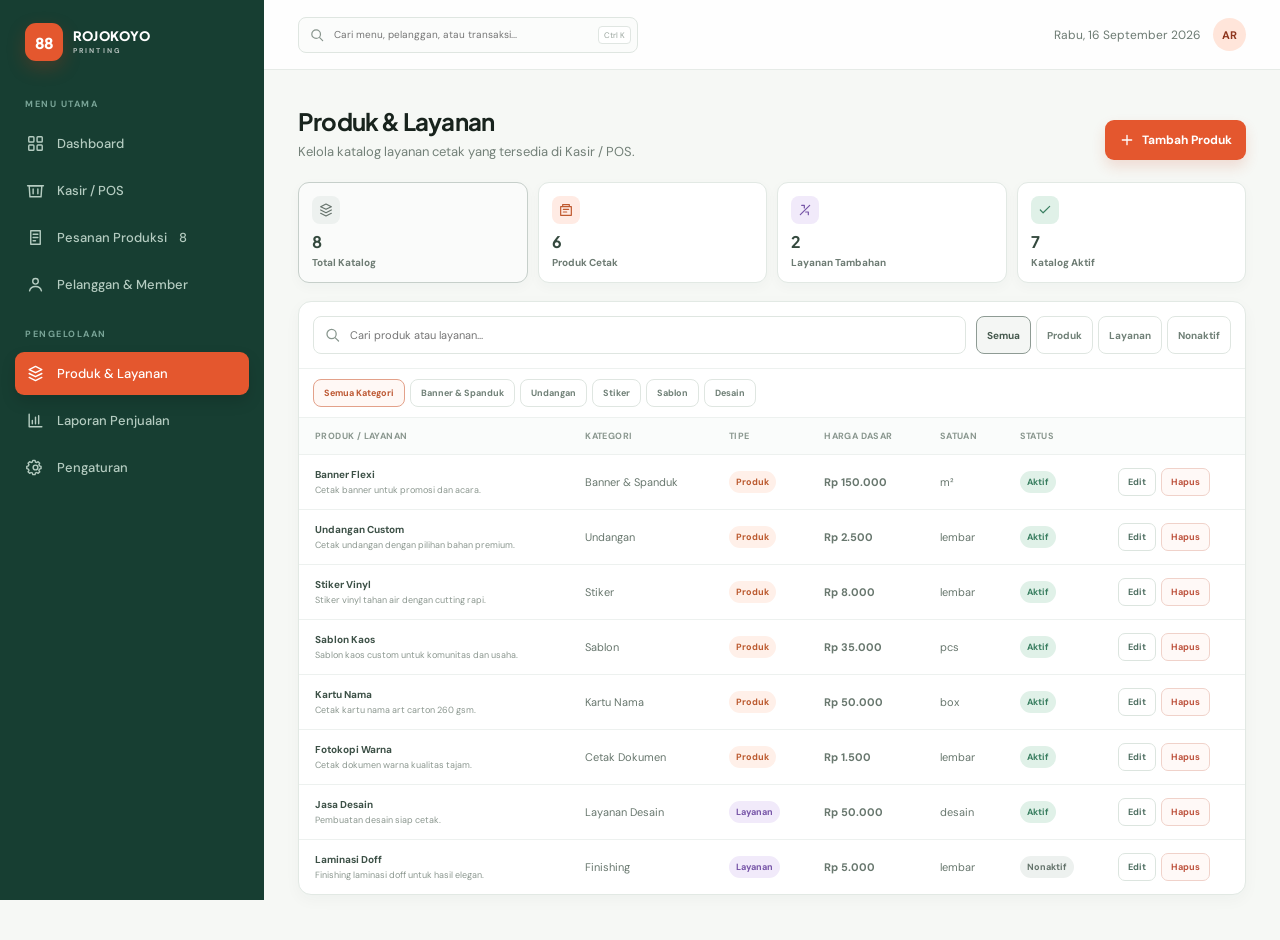
<file: produk.html>
<!DOCTYPE html>
<html lang="id">
  <head>
    <meta charset="UTF-8" />
    <meta name="viewport" content="width=device-width, initial-scale=1.0" />
    <meta name="theme-color" content="#173e32" />
    <title>Produk &amp; Layanan | 88 Rojokoyo</title>
    <link rel="preconnect" href="https://fonts.googleapis.com" />
    <link rel="preconnect" href="https://fonts.gstatic.com" crossorigin />
    <link href="https://fonts.googleapis.com/css2?family=DM+Sans:wght@400;500;600;700&family=Plus+Jakarta+Sans:wght@600;700;800&display=swap" rel="stylesheet" />
    <link rel="stylesheet" href="style.css" />
  </head>
  <body>
    <div class="app-shell">
      <aside class="dashboard-sidebar" id="sidebar">
        <a class="brand" href="dashboard.html" aria-label="88 Rojokoyo"><span class="brand__mark">88</span><span class="brand__name">ROJOKOYO<small>PRINTING</small></span></a>
        <nav class="sidebar-menu" aria-label="Navigasi utama">
          <p class="sidebar-menu__label">MENU UTAMA</p>
          <a href="dashboard.html"><svg viewBox="0 0 24 24"><rect x="3.5" y="3.5" width="6.5" height="6.5" rx="1"/><rect x="14" y="3.5" width="6.5" height="6.5" rx="1"/><rect x="3.5" y="14" width="6.5" height="6.5" rx="1"/><rect x="14" y="14" width="6.5" height="6.5" rx="1"/></svg>Dashboard</a>
          <a href="pos.html"><svg viewBox="0 0 24 24"><path d="M4 6h16l-1 14H5L4 6Z"/><path d="M2 6h20M9 10v6M15 10v6"/></svg>Kasir / POS</a>
          <a href="pesanan.html"><svg viewBox="0 0 24 24"><path d="M6 3.5h12v17H6zM9 8h6M9 12h6M9 16h3"/></svg>Pesanan Produksi <span class="menu-badge">8</span></a>
          <a href="pelanggan.html"><svg viewBox="0 0 24 24"><circle cx="12" cy="8" r="3.5"/><path d="M4.5 20c.8-3.5 3.2-5.5 7.5-5.5s6.7 2 7.5 5.5"/></svg>Pelanggan &amp; Member</a>
          <p class="sidebar-menu__label sidebar-menu__label--spaced">PENGELOLAAN</p>
          <a class="is-active" href="produk.html"><svg viewBox="0 0 24 24"><path d="m4 7 8-4 8 4-8 4-8-4Z"/><path d="m4 12 8 4 8-4M4 17l8 4 8-4"/></svg>Produk &amp; Layanan</a>
          <a href="laporan.html"><svg viewBox="0 0 24 24"><path d="M4 20V4M4 20h16M8 16v-4M12 16V8M16 16V6"/></svg>Laporan Penjualan</a>
          <a href="pengaturan.html"><svg viewBox="0 0 24 24"><circle cx="12" cy="12" r="3"/><path d="M19 13.4v-2.8l-2-.6a7.6 7.6 0 0 0-.7-1.6l1-1.8-2-2-1.8 1.1a7.6 7.6 0 0 0-1.6-.7L11.4 3H8.6L8 5a7.6 7.6 0 0 0-1.6.7L4.6 4.6l-2 2 1.1 1.8A7.6 7.6 0 0 0 3 10l-2 .6v2.8l2 .6c.2.6.4 1.1.7 1.6l-1.1 1.8 2 2 1.8-1.1c.5.3 1 .5 1.6.7l.6 2h2.8l.6-2c.6-.2 1.1-.4 1.6-.7l1.8 1.1 2-2-1.1-1.8c.3-.5.5-1 .7-1.6l2-.6Z"/></svg>Pengaturan</a>
        </nav>
        <div class="sidebar-bottom"><div class="sidebar-user"><span class="user-avatar">AR</span><span><strong>Admin Rojokoyo</strong><span>Administrator</span></span></div></div>
      </aside>
      <div class="sidebar-overlay" id="sidebarOverlay"></div>
      <main class="dashboard-main">
        <header class="dashboard-header"><button class="menu-button" id="sidebarToggle" type="button" aria-label="Buka menu"><svg viewBox="0 0 24 24"><path d="M4 7h16M4 12h16M4 17h16"/></svg></button><div class="dashboard-header__right"><span class="header-date">Rabu, 16 September 2026</span><button class="notification-button" type="button" aria-label="Notifikasi"><svg viewBox="0 0 24 24"><path d="M18 9a6 6 0 0 0-12 0c0 7-3 7-3 9h18c0-2-3-2-3-9M10 21h4"/></svg><i></i></button><span class="header-avatar">AR</span></div></header>
        <div class="dashboard-content catalog-content">
          <section class="catalog-title"><div><h1>Produk &amp; Layanan</h1><p>Kelola katalog layanan cetak yang tersedia di Kasir / POS.</p></div><button class="new-order-button" id="addProduct" type="button"><svg viewBox="0 0 24 24"><path d="M12 5v14M5 12h14"/></svg>Tambah Produk</button></section>
          <section class="catalog-stats">
            <button class="catalog-stat is-active" data-catalog-filter="all" type="button"><span class="catalog-stat__icon catalog-stat__icon--gray"><svg viewBox="0 0 24 24"><path d="m4 7 8-4 8 4-8 4-8-4Z"/><path d="m4 12 8 4 8-4M4 17l8 4 8-4"/></svg></span><strong id="catalogAllCount">8</strong><span>Total Katalog</span></button>
            <button class="catalog-stat" data-catalog-filter="product" type="button"><span class="catalog-stat__icon catalog-stat__icon--orange"><svg viewBox="0 0 24 24"><path d="M4 7h16v13H4zM7 7V4h10v3M8 11h8M8 15h5"/></svg></span><strong id="catalogProductCount">6</strong><span>Produk Cetak</span></button>
            <button class="catalog-stat" data-catalog-filter="service" type="button"><span class="catalog-stat__icon catalog-stat__icon--purple"><svg viewBox="0 0 24 24"><path d="M5 19 19 5M7 5h4v4M13 15h4v4"/></svg></span><strong id="catalogServiceCount">2</strong><span>Layanan Tambahan</span></button>
            <button class="catalog-stat" data-catalog-filter="active" type="button"><span class="catalog-stat__icon catalog-stat__icon--green"><svg viewBox="0 0 24 24"><path d="m5 12 4.2 4.2L19 6.5"/></svg></span><strong id="catalogActiveCount">7</strong><span>Katalog Aktif</span></button>
          </section>
          <section class="catalog-panel">
            <div class="catalog-tools"><label class="catalog-search"><svg viewBox="0 0 24 24"><circle cx="10.7" cy="10.7" r="6.5"/><path d="m16 16 4.5 4.5"/></svg><input id="catalogSearch" type="search" placeholder="Cari produk atau layanan..." /></label><div class="catalog-filter-tabs"><button class="is-active" data-catalog-filter="all" type="button">Semua</button><button data-catalog-filter="product" type="button">Produk</button><button data-catalog-filter="service" type="button">Layanan</button><button data-catalog-filter="inactive" type="button">Nonaktif</button></div></div>
            <div class="catalog-category-row" id="catalogCategories"><button class="is-active" data-catalog-category="all" type="button">Semua Kategori</button><button data-catalog-category="Banner &amp; Spanduk" type="button">Banner &amp; Spanduk</button><button data-catalog-category="Undangan" type="button">Undangan</button><button data-catalog-category="Stiker" type="button">Stiker</button><button data-catalog-category="Sablon" type="button">Sablon</button><button data-catalog-category="Layanan Desain" type="button">Desain</button></div>
            <div class="catalog-table-wrap"><table class="catalog-table"><thead><tr><th>Produk / Layanan</th><th>Kategori</th><th>Tipe</th><th>Harga Dasar</th><th>Satuan</th><th>Status</th><th></th></tr></thead><tbody id="catalogTable"></tbody></table></div>
            <p class="empty-catalog" id="emptyCatalog" hidden>Tidak ada produk atau layanan yang sesuai.</p>
          </section>
        </div>
      </main>
    </div>
    <div class="customer-modal" id="productModal" role="dialog" aria-modal="true" aria-labelledby="productModalTitle"><div class="customer-modal__dialog customer-modal__dialog--small"><header class="customer-modal__header"><div><p class="modal-eyebrow" id="productFormEyebrow">KATALOG BARU</p><h2 id="productModalTitle">Tambah Produk</h2></div><button class="modal-close" id="closeProductModal" type="button" aria-label="Tutup form">×</button></header><form class="product-form" id="productForm"><label>Nama produk / layanan<input id="productName" required placeholder="Contoh: Banner Flexi" /></label><div class="product-form-grid"><label>Kategori<select id="productCategory"><option>Banner &amp; Spanduk</option><option>Undangan</option><option>Stiker</option><option>Sablon</option><option>Kartu Nama</option><option>Cetak Dokumen</option><option>Layanan Desain</option><option>Finishing</option></select></label><label>Tipe<select id="productType"><option value="product">Produk</option><option value="service">Layanan</option></select></label></div><div class="product-form-grid"><label>Harga dasar<input id="productPrice" type="number" min="0" required placeholder="0" inputmode="numeric" /></label><label>Satuan<select id="productUnit"><option>pcs</option><option>lembar</option><option>m²</option><option>box</option><option>desain</option><option>paket</option></select></label></div><label>Deskripsi <small>(opsional)</small><textarea id="productDescription" rows="2" placeholder="Keterangan singkat produk atau layanan"></textarea></label><label class="product-status-toggle"><input id="productActive" type="checkbox" checked /><span></span>Produk aktif dan dapat dipilih di POS</label><button id="saveProductButton" type="submit">Simpan Produk</button></form></div></div>
    <div class="transaction-modal" id="deleteCatalogConfirmModal" role="dialog" aria-modal="true" aria-labelledby="deleteCatalogConfirmTitle"><div class="transaction-modal__dialog"><span class="transaction-modal__icon transaction-modal__icon--danger"><svg viewBox="0 0 24 24"><path d="M4 7h16M10 11v6M14 11v6M6 7l1 14h10l1-14M9 7V4h6v3"/></svg></span><h2 id="deleteCatalogConfirmTitle">Hapus katalog ini?</h2><p><strong id="deleteCatalogName">Produk</strong> akan dihapus dari daftar produk dan layanan.</p><div class="transaction-modal__actions"><button id="cancelDeleteCatalog" type="button">Batal</button><button class="transaction-modal__primary transaction-modal__primary--danger" id="confirmDeleteCatalog" type="button">Ya, Hapus</button></div></div></div>
    <div class="transaction-modal" id="deleteCatalogSuccessModal" role="dialog" aria-modal="true" aria-labelledby="deleteCatalogSuccessTitle"><div class="transaction-modal__dialog"><span class="transaction-modal__icon transaction-modal__icon--success"><svg viewBox="0 0 24 24"><path d="m5 12 4.2 4.2L19 6.5"/></svg></span><h2 id="deleteCatalogSuccessTitle">Katalog berhasil dihapus</h2><p><strong id="deletedCatalogSuccessName">Produk</strong> telah dihapus dari daftar katalog.</p><div class="transaction-modal__actions transaction-modal__actions--single"><button class="transaction-modal__primary" id="closeDeleteCatalogSuccess" type="button">Selesai</button></div></div></div>
    <script src="script.js"></script>
  </body>
</html>
</file>
<file: style.css>
:root {
  --orange: #e4572e;
  --orange-dark: #c9431e;
  --ink: #18231d;
  --muted: #69756e;
  --line: #dde4df;
  --soft: #f6f8f5;
  --white: #ffffff;
  --shadow: 0 20px 45px rgba(27, 51, 38, 0.13);
}

* {
  box-sizing: border-box;
}

html {
  min-height: 100%;
}

body {
  min-width: 320px;
  min-height: 100vh;
  margin: 0;
  color: var(--ink);
  font-family: "DM Sans", sans-serif;
  -webkit-font-smoothing: antialiased;
}

button,
input {
  font: inherit;
}

a {
  color: inherit;
}

.login-page {
  min-height: 100vh;
  background: var(--white);
}

.brand-panel {
  position: relative;
  display: none;
  overflow: hidden;
  min-height: 100vh;
  color: var(--white);
  background: linear-gradient(140deg, #1c4c3e 0%, #246150 54%, #1a3f35 100%);
}

.brand-panel::after {
  position: absolute;
  inset: 0;
  content: "";
  opacity: .4;
  background-image: radial-gradient(rgba(255, 255, 255, .18) 1px, transparent 1px);
  background-size: 20px 20px;
  mask-image: linear-gradient(to bottom, black, transparent 70%);
}

.brand-panel__content {
  position: relative;
  z-index: 2;
  max-width: 520px;
  margin: 0 auto;
  padding: 56px 48px;
}

.brand {
  display: inline-flex;
  align-items: center;
  gap: 10px;
  text-decoration: none;
}

.brand__mark {
  display: grid;
  width: 43px;
  height: 43px;
  place-items: center;
  border-radius: 13px;
  color: var(--white);
  background: var(--orange);
  font-family: "Plus Jakarta Sans", sans-serif;
  font-size: 17px;
  font-weight: 800;
  letter-spacing: -1px;
  box-shadow: 0 7px 18px rgba(172, 57, 22, .3);
}

.brand__name {
  color: var(--white);
  font-family: "Plus Jakarta Sans", sans-serif;
  font-size: 15px;
  font-weight: 800;
  letter-spacing: .2px;
  line-height: 1;
}

.brand__name small {
  display: block;
  margin-top: 4px;
  color: rgba(255, 255, 255, .68);
  font-family: "DM Sans", sans-serif;
  font-size: 7px;
  font-weight: 700;
  letter-spacing: 2.1px;
}

.brand-panel__copy {
  margin-top: clamp(110px, 20vh, 185px);
}

.eyebrow {
  margin: 0 0 13px;
  color: var(--orange);
  font-size: 10px;
  font-weight: 700;
  letter-spacing: 1.8px;
}

.brand-panel h1,
.form-header h2 {
  margin: 0;
  font-family: "Plus Jakarta Sans", sans-serif;
  letter-spacing: -1.3px;
}

.brand-panel h1 {
  max-width: 380px;
  font-size: clamp(35px, 4vw, 54px);
  line-height: 1.13;
}

.brand-panel__copy>p:last-child {
  max-width: 370px;
  margin: 21px 0 0;
  color: rgba(255, 255, 255, .75);
  font-size: 16px;
  line-height: 1.75;
}

.service-list {
  display: flex;
  flex-wrap: wrap;
  gap: 8px;
  margin-top: 38px;
}

.service-list span {
  padding: 7px 12px;
  border: 1px solid rgba(255, 255, 255, .2);
  border-radius: 999px;
  color: rgba(255, 255, 255, .8);
  background: rgba(255, 255, 255, .06);
  font-size: 12px;
}

.shape {
  position: absolute;
  z-index: 1;
  border-radius: 50%;
  border: 1px solid rgba(255, 255, 255, .12);
}

.shape--one {
  width: 470px;
  height: 470px;
  right: -190px;
  top: -165px;
  box-shadow: 0 0 0 46px rgba(255, 255, 255, .035), 0 0 0 93px rgba(255, 255, 255, .025);
}

.shape--two {
  width: 330px;
  height: 330px;
  left: -200px;
  bottom: -145px;
  background: rgba(222, 92, 52, .18);
}

.print-card {
  position: absolute;
  z-index: 2;
  right: clamp(30px, 6vw, 90px);
  bottom: 60px;
  width: 174px;
  padding: 13px;
  border: 1px solid rgba(255, 255, 255, .18);
  border-radius: 16px;
  background: rgba(255, 255, 255, .11);
  box-shadow: 0 14px 28px rgba(0, 0, 0, .13);
  transform: rotate(-7deg);
  backdrop-filter: blur(7px);
}

.print-card__top {
  display: flex;
  gap: 4px;
}

.print-card__top i {
  display: block;
  width: 6px;
  height: 6px;
  border-radius: 50%;
  background: rgba(255, 255, 255, .7);
}

.print-card__body {
  display: grid;
  gap: 8px;
  margin-top: 15px;
}

.print-card__body span {
  height: 7px;
  border-radius: 20px;
  background: rgba(255, 255, 255, .4);
}

.print-card__body span:nth-child(2) {
  width: 68%;
}

.print-card__body span:nth-child(3) {
  width: 83%;
}

.print-card__body span:nth-child(4) {
  width: 42%;
}

.form-panel {
  display: grid;
  min-height: 100vh;
  align-items: center;
  padding: 32px 24px;
  background: linear-gradient(145deg, #fff 0%, #fbfcfa 100%);
}

.form-panel__inner {
  width: 100%;
  max-width: 430px;
  margin: auto;
}

.brand--mobile {
  margin-bottom: 64px;
}

.brand--mobile .brand__name {
  color: var(--ink);
}

.brand--mobile .brand__name small {
  color: var(--muted);
}

.form-header {
  margin-bottom: 33px;
}

.form-header .eyebrow {
  margin-bottom: 11px;
}

.form-header h2 {
  font-size: 27px;
  line-height: 1.3;
}

.form-header>p:last-child {
  margin: 9px 0 0;
  color: var(--muted);
  font-size: 14px;
  line-height: 1.65;
}

.login-form {
  display: grid;
  gap: 20px;
}

.field-group {
  position: relative;
}

.field-group label,
.remember-me {
  color: #39453e;
  font-size: 13px;
  font-weight: 600;
}

.label-row {
  display: flex;
  justify-content: space-between;
  margin-bottom: 8px;
}

.forgot-link {
  color: var(--orange);
  font-size: 12px;
  font-weight: 600;
  text-decoration: none;
}

.forgot-link:hover {
  text-decoration: underline;
}

.input-wrap {
  position: relative;
  display: flex;
  align-items: center;
}

.input-wrap>svg {
  position: absolute;
  left: 14px;
  width: 19px;
  height: 19px;
  fill: none;
  stroke: #87928b;
  stroke-linecap: round;
  stroke-linejoin: round;
  stroke-width: 1.8;
  pointer-events: none;
}

.input-wrap input {
  width: 100%;
  height: 50px;
  padding: 0 45px;
  border: 1px solid var(--line);
  border-radius: 11px;
  outline: 0;
  color: var(--ink);
  background: var(--white);
  font-size: 13px;
  transition: border-color .2s, box-shadow .2s;
}

.input-wrap input::placeholder {
  color: #a3aca7;
}

.input-wrap input:focus {
  border-color: var(--orange);
  box-shadow: 0 0 0 4px rgba(228, 87, 46, .11);
}

.input-wrap input.is-invalid {
  border-color: #d94444;
}

.toggle-password {
  position: absolute;
  right: 11px;
  display: grid;
  width: 30px;
  height: 30px;
  padding: 0;
  place-items: center;
  border: 0;
  border-radius: 7px;
  color: #87928b;
  background: transparent;
  cursor: pointer;
}

.toggle-password:hover {
  background: var(--soft);
}

.toggle-password svg {
  width: 18px;
  height: 18px;
  fill: none;
  stroke: currentColor;
  stroke-linecap: round;
  stroke-linejoin: round;
  stroke-width: 1.8;
}

.eye-closed {
  display: none;
}

.toggle-password.is-visible .eye-open {
  display: none;
}

.toggle-password.is-visible .eye-closed {
  display: block;
}

.field-error {
  min-height: 16px;
  margin: 5px 0 -4px;
  color: #c53131;
  font-size: 11px;
}

.remember-me {
  display: flex;
  align-items: center;
  width: fit-content;
  gap: 9px;
  margin-top: -1px;
  cursor: pointer;
  user-select: none;
}

.remember-me input {
  position: absolute;
  width: 1px;
  height: 1px;
  opacity: 0;
}

.checkbox {
  display: grid;
  width: 17px;
  height: 17px;
  place-items: center;
  border: 1px solid #b6c0ba;
  border-radius: 5px;
  background: var(--white);
  transition: .2s;
}

.checkbox svg {
  width: 12px;
  height: 12px;
  fill: none;
  stroke: white;
  stroke-linecap: round;
  stroke-linejoin: round;
  stroke-width: 2.3;
  opacity: 0;
}

.remember-me input:checked+.checkbox {
  border-color: var(--orange);
  background: var(--orange);
}

.remember-me input:checked+.checkbox svg {
  opacity: 1;
}

.remember-me input:focus-visible+.checkbox {
  box-shadow: 0 0 0 4px rgba(228, 87, 46, .14);
}

.submit-button {
  display: flex;
  height: 51px;
  align-items: center;
  justify-content: center;
  gap: 10px;
  margin-top: 6px;
  border: 0;
  border-radius: 11px;
  color: white;
  background: var(--orange);
  box-shadow: 0 10px 20px rgba(204, 69, 31, .18);
  font-size: 14px;
  font-weight: 700;
  cursor: pointer;
  transition: transform .2s, background .2s, box-shadow .2s;
}

.submit-button:hover {
  background: var(--orange-dark);
  box-shadow: 0 12px 24px rgba(204, 69, 31, .25);
  transform: translateY(-1px);
}

.submit-button:active {
  transform: translateY(0);
}

.submit-button svg {
  width: 19px;
  height: 19px;
  fill: none;
  stroke: currentColor;
  stroke-linecap: round;
  stroke-linejoin: round;
  stroke-width: 2;
}

.help-text {
  margin: 30px 0 0;
  color: var(--muted);
  font-size: 12px;
  text-align: center;
}

.help-text a {
  color: var(--orange);
  font-weight: 700;
  text-decoration: none;
}

.help-text a:hover {
  text-decoration: underline;
}

.demo-account {
  display: grid;
  grid-template-columns: 32px 1fr;
  gap: 9px 10px;
  align-items: center;
  margin-top: 24px;
  padding: 12px;
  border: 1px solid #f1d7cd;
  border-radius: 11px;
  background: #fff8f5;
}

.demo-account__icon {
  display: grid;
  width: 32px;
  height: 32px;
  place-items: center;
  border-radius: 8px;
  color: var(--orange);
  background: #ffe8df;
}

.demo-account__icon svg {
  width: 17px;
  height: 17px;
  fill: none;
  stroke: currentColor;
  stroke-linecap: round;
  stroke-linejoin: round;
  stroke-width: 1.8;
}

.demo-account strong,
.demo-account span {
  display: block;
}

.demo-account strong {
  font-size: 11px;
}

.demo-account span {
  margin-top: 2px;
  color: #7b665e;
  font-size: 10px;
}

.demo-fill-button {
  grid-column: 2;
  width: fit-content;
  padding: 0;
  border: 0;
  color: var(--orange);
  background: transparent;
  font-size: 11px;
  font-weight: 700;
  cursor: pointer;
}

.demo-fill-button:hover {
  text-decoration: underline;
}

.toast {
  position: fixed;
  right: 20px;
  bottom: 20px;
  z-index: 10;
  display: flex;
  max-width: calc(100% - 40px);
  align-items: center;
  gap: 9px;
  padding: 13px 15px;
  border: 1px solid #cbe4d8;
  border-radius: 10px;
  color: #1e5940;
  background: #f1fbf5;
  box-shadow: var(--shadow);
  font-size: 13px;
  font-weight: 600;
  opacity: 0;
  pointer-events: none;
  transform: translateY(12px);
  transition: .25s ease;
}

.toast.show {
  opacity: 1;
  transform: translateY(0);
}

.toast svg {
  flex: 0 0 auto;
  width: 19px;
  height: 19px;
  fill: none;
  stroke: currentColor;
  stroke-linecap: round;
  stroke-linejoin: round;
  stroke-width: 2.5;
}

@media (min-width: 760px) {
  .login-page {
    display: grid;
    grid-template-columns: minmax(380px, 44%) 1fr;
  }

  .brand-panel {
    display: block;
  }

  .form-panel {
    padding: 48px;
  }

  .brand--mobile {
    display: none;
  }
}

@media (min-width: 1100px) {
  .login-page {
    grid-template-columns: minmax(450px, 46%) 1fr;
  }

  .form-panel__inner {
    max-width: 430px;
  }

  .form-header h2 {
    font-size: 30px;
  }
}

@media (max-height: 680px) and (min-width: 760px) {
  .brand-panel__content {
    padding-top: 32px;
  }

  .brand-panel__copy {
    margin-top: 60px;
  }

  .print-card {
    bottom: 25px;
  }
}

/* Dashboard */
.app-shell {
  min-height: 100vh;
  background: #f6f8f5;
}

.dashboard-sidebar {
  position: fixed;
  inset: 0 auto 0 0;
  z-index: 30;
  display: flex;
  width: 264px;
  flex-direction: column;
  padding: 23px 15px;
  color: #d2e0d9;
  background: #173e32;
  transform: translateX(-100%);
  transition: transform .25s ease;
}

.dashboard-sidebar.is-open {
  transform: translateX(0);
  box-shadow: 16px 0 32px rgba(18, 48, 39, .2);
}

.dashboard-sidebar .brand {
  padding: 0 10px;
}

.dashboard-sidebar .brand__mark {
  width: 38px;
  height: 38px;
  border-radius: 11px;
  font-size: 15px;
}

.dashboard-sidebar .brand__name {
  font-size: 13px;
}

.sidebar-menu {
  display: grid;
  gap: 4px;
  margin-top: 37px;
}

.sidebar-bottom {
  display: none;
}

.sidebar-menu__label {
  margin: 0 10px 8px;
  color: #79a497;
  font-size: 9px;
  font-weight: 700;
  letter-spacing: 1.5px;
}

.sidebar-menu__label--spaced {
  margin-top: 18px;
}

.sidebar-menu a {
  display: flex;
  height: 43px;
  align-items: center;
  gap: 12px;
  padding: 0 11px;
  border-radius: 9px;
  color: #b5ccc1;
  font-size: 13px;
  font-weight: 500;
  text-decoration: none;
  transition: .18s;
}

.sidebar-menu a:hover {
  color: white;
  background: rgba(255, 255, 255, .07);
}

.sidebar-menu a.is-active {
  color: white;
  background: var(--orange);
  box-shadow: 0 7px 15px rgba(0, 0, 0, .13);
}

.sidebar-menu svg {
  width: 19px;
  height: 19px;
  fill: none;
  stroke: currentColor;
  stroke-linecap: round;
  stroke-linejoin: round;
  stroke-width: 1.8;
}

.sidebar-bottom {
  margin-top: auto;
  padding-top: 18px;
  border-top: 1px solid rgba(255, 255, 255, .1);
}

.sidebar-bottom a {
  color: #b5ccc1;
}

.sidebar-user {
  display: flex;
  align-items: center;
  gap: 10px;
  padding: 9px;
}

.user-avatar {
  display: grid;
  width: 34px;
  height: 34px;
  flex: 0 0 auto;
  place-items: center;
  border-radius: 50%;
  color: #ffe7dd;
  background: #ba4a2a;
  font-size: 12px;
  font-weight: 700;
}

.sidebar-user strong,
.sidebar-user span {
  display: block;
}

.sidebar-user strong {
  color: white;
  font-size: 12px;
}

.sidebar-user span {
  margin-top: 2px;
  color: #92aea2;
  font-size: 10px;
}

.sidebar-overlay {
  position: fixed;
  z-index: 20;
  inset: 0;
  opacity: 0;
  pointer-events: none;
  background: rgba(17, 39, 31, .42);
  transition: opacity .25s;
}

.sidebar-overlay.is-visible {
  opacity: 1;
  pointer-events: auto;
}

.dashboard-main {
  min-height: 100vh;
}

.dashboard-header {
  display: flex;
  height: 70px;
  align-items: center;
  justify-content: space-between;
  padding: 0 20px;
  border-bottom: 1px solid #e6ebe7;
  background: rgba(255, 255, 255, .88);
}

.menu-button {
  display: grid;
  width: 38px;
  height: 38px;
  padding: 0;
  place-items: center;
  border: 1px solid #dfe6e1;
  border-radius: 9px;
  color: #315348;
  background: white;
  cursor: pointer;
}

.menu-button svg {
  width: 20px;
  height: 20px;
  fill: none;
  stroke: currentColor;
  stroke-linecap: round;
  stroke-width: 2;
}

.dashboard-header__right {
  display: flex;
  margin-left: auto;
  align-items: center;
  gap: 12px;
}

.global-search {
  position: relative;
  display: none;
}

.global-search svg {
  position: absolute;
  top: 50%;
  left: 11px;
  width: 16px;
  height: 16px;
  fill: none;
  stroke: #87948c;
  stroke-linecap: round;
  stroke-linejoin: round;
  stroke-width: 1.8;
  pointer-events: none;
  transform: translateY(-50%);
}

.global-search input {
  width: min(340px, 30vw);
  height: 36px;
  padding: 0 52px 0 35px;
  border: 1px solid #dfe6e1;
  border-radius: 8px;
  outline: 0;
  color: #46594e;
  background: #fbfcfb;
  font-family: inherit;
  font-size: 10px;
}

.global-search input:focus {
  border-color: #e68866;
  background: white;
  box-shadow: 0 0 0 3px rgba(228, 87, 46, .1);
}

.global-search kbd {
  position: absolute;
  top: 50%;
  right: 7px;
  padding: 3px 5px;
  border: 1px solid #e0e6e2;
  border-radius: 4px;
  color: #9aa59e;
  background: white;
  font-family: inherit;
  font-size: 8px;
  transform: translateY(-50%);
}

.global-search__results {
  position: absolute;
  z-index: 75;
  top: calc(100% + 7px);
  left: 0;
  width: min(340px, 30vw);
  overflow: hidden;
  border: 1px solid #e0e7e2;
  border-radius: 9px;
  background: white;
  box-shadow: 0 14px 30px rgba(28, 58, 43, .14);
}

.global-search__results[hidden] {
  display: none;
}

.global-search__results a {
  display: block;
  padding: 10px 12px;
  border-bottom: 1px solid #edf1ef;
  text-decoration: none;
}

.global-search__results a:last-child {
  border-bottom: 0;
}

.global-search__results a:hover {
  background: #f8faf8;
}

.global-search__results strong,
.global-search__results span {
  display: block;
}

.global-search__results strong {
  color: #45594e;
  font-size: 10px;
}

.global-search__results span {
  margin-top: 3px;
  color: #8a978f;
  font-size: 8px;
}

.global-search__results p {
  padding: 13px;
  margin: 0;
  color: #8a978f;
  font-size: 9px;
}

.header-date {
  display: block;
  color: #6d7b73;
  font-size: 9px;
}

.notification-button {
  position: relative;
  display: grid;
  width: 38px;
  height: 38px;
  padding: 0;
  place-items: center;
  border: 0;
  border-radius: 9px;
  color: #597066;
  background: transparent;
  cursor: pointer;
}

.notification-button:hover {
  background: #edf2ee;
}

.notification-button svg {
  width: 20px;
  height: 20px;
  fill: none;
  stroke: currentColor;
  stroke-linecap: round;
  stroke-linejoin: round;
  stroke-width: 1.8;
}

.notification-button i {
  position: absolute;
  top: 7px;
  right: 7px;
  width: 7px;
  height: 7px;
  border: 1px solid white;
  border-radius: 50%;
  background: var(--orange);
}

.header-avatar {
  display: grid;
  width: 33px;
  height: 33px;
  place-items: center;
  border-radius: 50%;
  color: #8d351d;
  background: #ffe5da;
  font-size: 11px;
  font-weight: 700;
}

.profile-menu {
  position: relative;
}

.profile-menu__trigger {
  display: block;
  padding: 0;
  border: 0;
  border-radius: 50%;
  background: transparent;
  cursor: pointer;
}

.profile-menu__trigger:focus-visible {
  outline: 3px solid rgba(228, 87, 46, .24);
  outline-offset: 3px;
}

.profile-menu__dropdown {
  position: absolute;
  z-index: 75;
  top: calc(100% + 9px);
  right: 0;
  width: 175px;
  padding: 8px;
  border: 1px solid #e0e7e2;
  border-radius: 10px;
  background: white;
  box-shadow: 0 14px 30px rgba(28, 58, 43, .14);
  opacity: 0;
  pointer-events: none;
  transform: translateY(-4px);
  transition: .16s;
}

.profile-menu.is-open .profile-menu__dropdown {
  opacity: 1;
  pointer-events: auto;
  transform: translateY(0);
}

.profile-menu__dropdown p {
  margin: 2px 5px 8px;
}

.profile-menu__dropdown strong,
.profile-menu__dropdown span {
  display: block;
}

.profile-menu__dropdown strong {
  color: #485b50;
  font-size: 10px;
}

.profile-menu__dropdown span {
  margin-top: 3px;
  color: #8c978f;
  font-size: 8px;
}

.profile-menu__dropdown button {
  display: flex;
  width: 100%;
  height: 32px;
  align-items: center;
  gap: 7px;
  padding: 0 7px;
  border: 0;
  border-radius: 7px;
  color: #bd523d;
  background: #fff8f6;
  font-family: inherit;
  font-size: 10px;
  font-weight: 700;
  cursor: pointer;
}

.profile-menu__dropdown button:hover {
  background: #fff0ec;
}

.profile-menu__dropdown svg {
  width: 14px;
  height: 14px;
  fill: none;
  stroke: currentColor;
  stroke-linecap: round;
  stroke-linejoin: round;
  stroke-width: 1.8;
}

.dashboard-content {
  width: 100%;
  max-width: 1480px;
  margin: 0 auto;
  padding: 28px 20px 40px;
}

.dashboard-welcome {
  display: flex;
  flex-wrap: wrap;
  align-items: end;
  justify-content: space-between;
  gap: 14px;
  margin-bottom: 25px;
}

.dashboard-welcome h1 {
  margin: 0;
  font-family: "Plus Jakarta Sans", sans-serif;
  font-size: 24px;
  letter-spacing: -.8px;
}

.dashboard-welcome p {
  margin: 7px 0 0;
  color: #738078;
  font-size: 13px;
}

.new-order-button {
  display: inline-flex;
  height: 40px;
  align-items: center;
  gap: 7px;
  padding: 0 14px;
  border: 0;
  border-radius: 9px;
  color: white;
  background: var(--orange);
  box-shadow: 0 7px 14px rgba(206, 76, 35, .16);
  font-size: 12px;
  font-weight: 700;
  text-decoration: none;
}

.new-order-button svg {
  width: 16px;
  height: 16px;
  fill: none;
  stroke: currentColor;
  stroke-linecap: round;
  stroke-width: 2;
}

.stats-grid {
  display: grid;
  grid-template-columns: repeat(2, minmax(0, 1fr));
  gap: 12px;
}

.stat-card {
  min-width: 0;
  padding: 15px;
  border: 1px solid #e5ebe7;
  border-radius: 13px;
  background: white;
  box-shadow: 0 5px 16px rgba(34, 61, 48, .035);
}

.stat-card__top {
  display: flex;
  align-items: center;
  justify-content: space-between;
  gap: 4px;
}

.stat-card__label {
  color: #68766e;
  font-size: 10px;
  font-weight: 600;
}

.stat-icon {
  display: grid;
  width: 30px;
  height: 30px;
  flex: 0 0 auto;
  place-items: center;
  border-radius: 8px;
}

.stat-icon svg {
  width: 16px;
  height: 16px;
  fill: none;
  stroke: currentColor;
  stroke-linecap: round;
  stroke-linejoin: round;
  stroke-width: 1.8;
}

.stat-icon--green {
  color: #288361;
  background: #e5f5ee;
}

.stat-icon--orange {
  color: #d95731;
  background: #ffede6;
}

.stat-icon--blue {
  color: #477fc3;
  background: #eaf2fb;
}

.stat-icon--purple {
  color: #825db1;
  background: #f2ebfb;
}

.stat-card strong {
  display: block;
  overflow: hidden;
  margin-top: 14px;
  color: #20342b;
  font-family: "Plus Jakarta Sans", sans-serif;
  font-size: 17px;
  letter-spacing: -.5px;
  text-overflow: ellipsis;
  white-space: nowrap;
}

.stat-card__trend {
  display: block;
  margin-top: 7px;
  color: #7d8a83;
  font-size: 9px;
}

.stat-card__trend b {
  color: #229468;
  font-weight: 700;
}

.dashboard-grid {
  display: grid;
  gap: 16px;
  margin-top: 20px;
}

.panel {
  overflow: hidden;
  border: 1px solid #e5ebe7;
  border-radius: 13px;
  background: white;
  box-shadow: 0 5px 16px rgba(34, 61, 48, .035);
}

.panel-header {
  display: flex;
  align-items: center;
  justify-content: space-between;
  padding: 17px 17px 0;
}

.panel-header h2 {
  margin: 0;
  font-family: "Plus Jakarta Sans", sans-serif;
  font-size: 14px;
  letter-spacing: -.3px;
}

.panel-header a {
  color: var(--orange);
  font-size: 11px;
  font-weight: 700;
  text-decoration: none;
}

.chart {
  height: 205px;
  padding: 16px 13px 10px;
}

.chart svg {
  width: 100%;
  height: 100%;
  overflow: visible;
}

.chart .grid-line {
  stroke: #edf1ee;
  stroke-width: 1;
}

.chart .area {
  fill: url(#chartFill);
}

.chart .line {
  fill: none;
  stroke: var(--orange);
  stroke-linecap: round;
  stroke-linejoin: round;
  stroke-width: 3;
}

.chart .dot {
  fill: white;
  stroke: var(--orange);
  stroke-width: 3;
}

.chart-labels {
  display: flex;
  justify-content: space-between;
  padding: 0 16px 15px;
  color: #829087;
  font-size: 9px;
}

.orders-list {
  padding: 7px 17px 10px;
}

.order-row {
  display: grid;
  grid-template-columns: minmax(0, 1fr) auto;
  align-items: center;
  gap: 9px;
  padding: 12px 0;
  border-bottom: 1px solid #eef1ef;
}

.order-row:last-child {
  border-bottom: 0;
}

.order-name {
  display: block;
  overflow: hidden;
  color: #2a4036;
  font-size: 12px;
  font-weight: 700;
  text-overflow: ellipsis;
  white-space: nowrap;
}

.order-meta {
  display: block;
  margin-top: 4px;
  color: #819087;
  font-size: 10px;
}

.status {
  padding: 5px 7px;
  border-radius: 99px;
  font-size: 9px;
  font-weight: 700;
}

.status--process {
  color: #a56913;
  background: #fff5db;
}

.status--ready {
  color: #24755c;
  background: #e6f7f0;
}

.status--design {
  color: #516d99;
  background: #eaf1fd;
}

.category-list {
  padding: 12px 17px 16px;
}

.category-row {
  display: grid;
  grid-template-columns: 82px 1fr 31px;
  align-items: center;
  gap: 9px;
  margin: 12px 0;
  color: #57675e;
  font-size: 10px;
}

.category-row b {
  color: #44564d;
  font-size: 10px;
  text-align: right;
}

.progress {
  height: 7px;
  overflow: hidden;
  border-radius: 99px;
  background: #eef2ef;
}

.progress i {
  display: block;
  height: 100%;
  border-radius: inherit;
  background: #3b866c;
}

.category-row:nth-child(2) .progress i {
  background: #e8754d;
}

.category-row:nth-child(3) .progress i {
  background: #7596c6;
}

.category-row:nth-child(4) .progress i {
  background: #9b80bd;
}

@media (min-width: 560px) {
  .dashboard-content {
    padding: 32px 28px 45px;
  }

  .dashboard-header {
    padding: 0 28px;
  }

  .header-date {
    display: block;
    font-size: 12px;
  }

  .stats-grid {
    grid-template-columns: repeat(4, minmax(0, 1fr));
  }

  .stat-card {
    padding: 17px;
  }

  .stat-card strong {
    font-size: 19px;
  }
}

@media (min-width: 950px) {
  .dashboard-sidebar {
    transform: translateX(0);
  }

  .global-search {
    display: block;
  }

  .sidebar-overlay,
  .menu-button {
    display: none;
  }

  .dashboard-main {
    margin-left: 264px;
  }

  .dashboard-header {
    padding: 0 34px;
  }

  .dashboard-content {
    padding: 36px 34px 45px;
  }

  .dashboard-welcome h1 {
    font-size: 27px;
  }

  .dashboard-grid {
    grid-template-columns: minmax(0, 1.55fr) minmax(280px, .75fr);
  }

  .panel--chart {
    grid-row: span 2;
  }

  .chart {
    height: 254px;
  }

  .orders-list {
    padding-top: 8px;
  }
}

/* POS */
.pos-content {
  max-width: 1600px;
}

.pos-title {
  margin-bottom: 23px;
}

.pos-title h1 {
  margin: 0;
  font-family: "Plus Jakarta Sans", sans-serif;
  font-size: 24px;
  letter-spacing: -.8px;
}

.pos-title p {
  margin: 7px 0 0;
  color: #738078;
  font-size: 13px;
}

.pos-layout {
  display: grid;
  gap: 18px;
}

.pos-products {
  min-width: 0;
}

.pos-toolbar {
  display: flex;
  flex-wrap: wrap;
  gap: 10px;
  align-items: center;
  margin-bottom: 16px;
}

.product-search {
  position: relative;
  flex: 1 1 220px;
}

.product-search svg {
  position: absolute;
  top: 50%;
  left: 13px;
  width: 18px;
  height: 18px;
  fill: none;
  stroke: #89978f;
  stroke-linecap: round;
  stroke-linejoin: round;
  stroke-width: 1.8;
  transform: translateY(-50%);
}

.product-search input {
  width: 100%;
  height: 42px;
  padding: 0 13px 0 40px;
  border: 1px solid #dfe6e1;
  border-radius: 9px;
  outline: 0;
  color: var(--ink);
  background: white;
  font-size: 12px;
}

.product-search input:focus {
  border-color: var(--orange);
  box-shadow: 0 0 0 4px rgba(228, 87, 46, .1);
}

.category-filters {
  display: flex;
  max-width: 100%;
  gap: 6px;
  overflow-x: auto;
  scrollbar-width: none;
}

.category-filters::-webkit-scrollbar {
  display: none;
}

.category-filters button {
  height: 34px;
  padding: 0 12px;
  border: 1px solid #e0e7e2;
  border-radius: 99px;
  color: #637269;
  background: white;
  font-size: 11px;
  font-weight: 600;
  white-space: nowrap;
  cursor: pointer;
}

.category-filters button.is-active,
.category-filters button:hover {
  border-color: #e4572e;
  color: white;
  background: var(--orange);
}

.product-grid {
  display: grid;
  grid-template-columns: repeat(2, minmax(0, 1fr));
  gap: 12px;
}

.product-card {
  position: relative;
  display: flex;
  min-height: 135px;
  flex-direction: column;
  padding: 14px;
  border: 1px solid #e2e9e4;
  border-radius: 12px;
  color: inherit;
  background: white;
  box-shadow: 0 4px 13px rgba(34, 61, 48, .03);
  text-align: left;
  cursor: pointer;
  transition: .2s;
}

.product-card:hover {
  border-color: #ebb6a4;
  box-shadow: 0 9px 20px rgba(117, 62, 42, .09);
  transform: translateY(-2px);
}

.product-card__icon {
  display: grid;
  width: 34px;
  height: 34px;
  place-items: center;
  border-radius: 9px;
  color: #38795f;
  background: #e7f4ed;
}

.product-card:nth-child(2) .product-card__icon {
  color: #bd572e;
  background: #ffebe4;
}

.product-card:nth-child(3) .product-card__icon {
  color: #627eaf;
  background: #edf2fa;
}

.product-card:nth-child(4) .product-card__icon {
  color: #815fad;
  background: #f3edfb;
}

.product-card:nth-child(5) .product-card__icon {
  color: #aa7616;
  background: #fff4d9;
}

.product-card:nth-child(6) .product-card__icon {
  color: #57877b;
  background: #e9f5f1;
}

.product-card__icon svg {
  width: 19px;
  height: 19px;
  fill: none;
  stroke: currentColor;
  stroke-linecap: round;
  stroke-linejoin: round;
  stroke-width: 1.8;
}

.product-card strong {
  display: block;
  margin-top: auto;
  color: #2c4037;
  font-size: 12px;
}

.product-card span {
  display: block;
  margin-top: 4px;
  color: #819087;
  font-size: 10px;
}

.product-card__add {
  position: absolute;
  right: 12px;
  bottom: 12px;
  display: grid;
  width: 25px;
  height: 25px;
  place-items: center;
  border-radius: 7px;
  color: white;
  background: var(--orange);
  font-size: 19px;
  font-weight: 400;
  line-height: 1;
}

.product-card.is-hidden {
  display: none;
}

.pos-summary {
  min-width: 0;
  align-self: start;
}

.cart-panel {
  overflow: hidden;
  border: 1px solid #e2e9e4;
  border-radius: 13px;
  background: white;
  box-shadow: 0 6px 18px rgba(34, 61, 48, .045);
}

.cart-panel__heading {
  display: flex;
  align-items: center;
  justify-content: space-between;
  padding: 16px 16px 12px;
  border-bottom: 1px solid #edf1ef;
}

.cart-panel__heading h2 {
  margin: 0;
  font-family: "Plus Jakarta Sans", sans-serif;
  font-size: 14px;
}

.cart-count {
  display: grid;
  min-width: 21px;
  height: 21px;
  padding: 0 5px;
  place-items: center;
  border-radius: 50px;
  color: #b84423;
  background: #ffebe4;
  font-size: 10px;
  font-weight: 700;
}

.customer-selector {
  display: grid;
  grid-template-columns: 1fr 1fr;
  gap: 8px;
  padding: 13px 16px;
  border-bottom: 1px solid #edf1ef;
}

.customer-option {
  display: flex;
  align-items: center;
  gap: 8px;
  padding: 9px;
  border: 1px solid #e2e9e4;
  border-radius: 9px;
  color: #64736a;
  background: white;
  cursor: pointer;
}

.customer-option.is-selected {
  border-color: #78a995;
  color: #26674f;
  background: #eff8f3;
}

.customer-option__avatar {
  display: grid;
  width: 26px;
  height: 26px;
  flex: 0 0 auto;
  place-items: center;
  border-radius: 7px;
  color: #7c8b82;
  background: #f0f3f1;
  font-size: 10px;
  font-weight: 700;
}

.customer-option.is-selected .customer-option__avatar {
  color: #237555;
  background: #d7eee2;
}

.customer-option strong,
.customer-option small {
  display: block;
}

.customer-option strong {
  font-size: 10px;
}

.customer-option small {
  margin-top: 2px;
  color: #89968f;
  font-size: 8px;
}

.cart-items {
  max-height: 285px;
  overflow: auto;
  padding: 0 16px;
}

.cart-item {
  display: grid;
  grid-template-columns: minmax(0, 1fr) auto;
  gap: 7px 10px;
  padding: 13px 0;
  border-bottom: 1px solid #edf1ef;
}

.cart-item:last-child {
  border-bottom: none;
}

.cart-item__name {
  display: block;
  overflow: hidden;
  color: #30453a;
  font-size: 11px;
  font-weight: 700;
  text-overflow: ellipsis;
  white-space: nowrap;
}

.cart-item__price {
  display: block;
  margin-top: 4px;
  color: #819087;
  font-size: 9px;
}

.cart-item__total {
  color: #31443a;
  font-size: 11px;
  font-weight: 700;
  text-align: right;
}

.quantity-control {
  display: flex;
  grid-column: 1 / -1;
  align-items: center;
  gap: 5px;
}

.quantity-control button {
  display: grid;
  width: 23px;
  height: 23px;
  padding: 0;
  place-items: center;
  border: 1px solid #dce4df;
  border-radius: 6px;
  color: #506158;
  background: white;
  font-size: 15px;
  line-height: 1;
  cursor: pointer;
}

.quantity-control button:hover {
  border-color: #e5a78f;
  color: var(--orange);
}

.quantity-control span {
  display: grid;
  width: 29px;
  height: 23px;
  place-items: center;
  color: #3e5046;
  font-size: 10px;
  font-weight: 700;
}

.remove-item {
  margin-left: 3px;
  border: 0 !important;
  color: #a2aba5 !important;
}

.remove-item:hover {
  color: #cf5130 !important;
  background: #fff3ef;
}

.empty-cart {
  padding: 30px 10px;
  color: #8a978f;
  font-size: 12px;
  text-align: center;
}

.cart-summary {
  padding: 13px 16px 16px;
  border-top: 1px solid #edf1ef;
}

.discount-note {
  display: none;
  gap: 7px;
  align-items: flex-start;
  margin-bottom: 11px;
  padding: 8px;
  border-radius: 7px;
  color: #287456;
  background: #edf9f2;
  font-size: 9px;
  line-height: 1.45;
}

.discount-note.is-visible {
  display: flex;
}

.discount-note svg {
  width: 14px;
  height: 14px;
  flex: 0 0 auto;
  fill: none;
  stroke: currentColor;
  stroke-linecap: round;
  stroke-linejoin: round;
  stroke-width: 2;
}

.total-row {
  display: flex;
  align-items: center;
  justify-content: space-between;
  padding: 4px 0;
  color: #748178;
  font-size: 11px;
}

.total-row b {
  color: #405147;
  font-size: 11px;
}

.total-row--main {
  margin-top: 6px;
  padding-top: 11px;
  border-top: 1px dashed #dfe6e1;
  color: #22352b;
  font-size: 12px;
  font-weight: 700;
}

.total-row--main b {
  color: var(--orange);
  font-family: "Plus Jakarta Sans", sans-serif;
  font-size: 17px;
  letter-spacing: -.4px;
}

.payment-label {
  display: block;
  margin: 13px 0 7px;
  color: #67756d;
  font-size: 10px;
  font-weight: 700;
}

.payment-options {
  display: grid;
  grid-template-columns: repeat(3, 1fr);
  gap: 6px;
}

.payment-options button {
  height: 32px;
  padding: 0 5px;
  border: 1px solid #e0e7e2;
  border-radius: 7px;
  color: #77847d;
  background: white;
  font-size: 9px;
  font-weight: 600;
  cursor: pointer;
}

.payment-options button.is-selected {
  border-color: #6dab91;
  color: #257052;
  background: #eff8f3;
}

.checkout-button {
  display: flex;
  width: 100%;
  height: 43px;
  align-items: center;
  justify-content: center;
  gap: 8px;
  margin-top: 14px;
  border: 0;
  border-radius: 9px;
  color: white;
  background: var(--orange);
  box-shadow: 0 7px 14px rgba(206, 76, 35, .16);
  font-size: 12px;
  font-weight: 700;
  cursor: pointer;
}

.checkout-button:disabled {
  cursor: not-allowed;
  opacity: .55;
}

.checkout-button svg {
  width: 16px;
  height: 16px;
  fill: none;
  stroke: currentColor;
  stroke-linecap: round;
  stroke-linejoin: round;
  stroke-width: 2;
}

.receipt-modal {
  position: fixed;
  z-index: 50;
  inset: 0;
  display: grid;
  padding: 20px;
  place-items: center;
  opacity: 0;
  pointer-events: none;
  background: rgba(18, 42, 33, .55);
  transition: opacity .2s;
}

.receipt-modal.is-open {
  opacity: 1;
  pointer-events: auto;
}

.receipt-dialog {
  width: min(100%, 370px);
  max-height: calc(100vh - 40px);
  overflow: auto;
  border-radius: 15px;
  background: white;
  box-shadow: 0 20px 45px rgba(12, 32, 24, .25);
  transform: translateY(10px) scale(.98);
  transition: .2s;
}

.receipt-modal.is-open .receipt-dialog {
  transform: translateY(0) scale(1);
}

.receipt-success {
  padding: 19px 20px 14px;
  color: white;
  background: #237153;
  text-align: center;
}

.receipt-success__icon {
  display: grid;
  width: 32px;
  height: 32px;
  margin: 0 auto 7px;
  place-items: center;
  border: 1px solid rgba(255, 255, 255, .45);
  border-radius: 50%;
}

.receipt-success__icon svg {
  width: 18px;
  height: 18px;
  fill: none;
  stroke: white;
  stroke-linecap: round;
  stroke-linejoin: round;
  stroke-width: 2.5;
}

.receipt-success h2 {
  margin: 0;
  font-family: "Plus Jakarta Sans", sans-serif;
  font-size: 16px;
}

.receipt-success p {
  margin: 5px 0 0;
  color: #d9f0e4;
  font-size: 10px;
}

.receipt-paper {
  padding: 18px 20px 20px;
}

.receipt-brand {
  color: #2c4036;
  font-family: "Plus Jakarta Sans", sans-serif;
  font-size: 14px;
  font-weight: 800;
  text-align: center;
}

.receipt-brand small {
  display: block;
  margin-top: 3px;
  color: #849088;
  font-family: "DM Sans", sans-serif;
  font-size: 8px;
  font-weight: 600;
  letter-spacing: .8px;
}

.receipt-number {
  margin: 14px 0;
  color: #89958e;
  font-size: 10px;
  text-align: center;
}

.receipt-customer-info {
  padding: 9px 0;
  border-top: 1px dashed #d9e2dc;
  border-bottom: 1px dashed #d9e2dc;
}

.receipt-section-heading {
  margin-bottom: 7px;
  color: #89958e;
  font-size: 8px;
  font-weight: 700;
  letter-spacing: .4px;
  text-transform: uppercase;
}

.receipt-customer-info .receipt-line { margin: 5px 0; }

.receipt-order {
  padding: 9px 0;
  border-top: 1px dashed #d9e2dc;
}

.receipt-order__heading,
.receipt-order-item {
  display: grid;
  grid-template-columns: minmax(0, 1fr) auto;
  gap: 10px;
}

.receipt-order__heading {
  padding-bottom: 6px;
  color: #89958e;
  font-size: 8px;
  font-weight: 700;
  text-transform: uppercase;
}

.receipt-order__heading span:last-child { text-align: right; }

.receipt-order-item { padding: 5px 0; color: #30443a; }
.receipt-order-item strong, .receipt-order-item small { display: block; }
.receipt-order-item strong { overflow-wrap: anywhere; font-size: 10px; }
.receipt-order-item small { margin-top: 2px; color: #829087; font-size: 8px; }
.receipt-order-item b { align-self: center; color: #37483f; font-size: 9px; text-align: right; }

.receipt-lines {
  padding: 9px 0;
  border-top: 1px dashed #d9e2dc;
  border-bottom: 1px dashed #d9e2dc;
}

.receipt-line {
  display: flex;
  justify-content: space-between;
  gap: 14px;
  margin: 6px 0;
  color: #647269;
  font-size: 10px;
}

.receipt-line b {
  color: #37483f;
  font-weight: 700;
  text-align: right;
}

.receipt-total {
  display: flex;
  align-items: center;
  justify-content: space-between;
  margin-top: 12px;
  color: #253b30;
  font-size: 11px;
  font-weight: 700;
}

.receipt-total b {
  color: var(--orange);
  font-family: "Plus Jakarta Sans", sans-serif;
  font-size: 16px;
}

.receipt-cash-summary {
  margin-top: 11px;
  padding-top: 7px;
  border-top: 1px dashed #d9e2dc;
}

.receipt-cash-summary .receipt-line { margin: 5px 0; }

.receipt-footer {
  margin-top: 14px;
  padding-top: 10px;
  border-top: 1px dashed #d9e2dc;
  color: #7e8c84;
  font-size: 9px;
  line-height: 1.5;
  text-align: center;
}

.receipt-actions {
  display: grid;
  grid-template-columns: 1fr 1fr;
  gap: 8px;
  margin-top: 18px;
}

.receipt-actions button {
  height: 38px;
  border: 1px solid #dce6e0;
  border-radius: 8px;
  color: #52635a;
  background: white;
  font-size: 10px;
  font-weight: 700;
  cursor: pointer;
}

.receipt-actions button:last-child {
  border-color: var(--orange);
  color: white;
  background: var(--orange);
}

.receipt-actions { grid-template-columns: 1fr 1fr 1.25fr; }
.process-transaction-button { border-color: #28775a !important; background: #28775a !important; }
.transaction-modal { position: fixed; z-index: 70; inset: 0; display: grid; padding: 20px; place-items: center; opacity: 0; pointer-events: none; background: rgba(18,42,33,.55); transition: opacity .2s; }.transaction-modal.is-open { opacity: 1; pointer-events: auto; }.transaction-modal__dialog { width: min(100%, 335px); padding: 25px 22px 21px; border-radius: 14px; background: white; box-shadow: 0 20px 45px rgba(12,32,24,.25); text-align: center; transform: translateY(10px) scale(.98); transition: .2s; }.transaction-modal.is-open .transaction-modal__dialog { transform: translateY(0) scale(1); }.transaction-modal__icon { display: grid; width: 42px; height: 42px; margin: 0 auto 13px; place-items: center; border-radius: 50%; font-family: "Plus Jakarta Sans", sans-serif; font-size: 21px; font-weight: 800; }.transaction-modal__icon--question { color: #a36b16; background: #fff1d2; }.transaction-modal__icon--success { color: #28775a; background: #dff3e7; }.transaction-modal__icon svg { width: 23px; height: 23px; fill: none; stroke: currentColor; stroke-linecap: round; stroke-linejoin: round; stroke-width: 2.5; }.transaction-modal h2 { margin: 0; color: #2e4338; font-family: "Plus Jakarta Sans", sans-serif; font-size: 17px; letter-spacing: -.4px; }.transaction-modal p { margin: 9px 0 0; color: #738078; font-size: 11px; line-height: 1.55; }.transaction-modal__actions { display: grid; grid-template-columns: 1fr 1.2fr; gap: 8px; margin-top: 20px; }.transaction-modal__actions button { height: 38px; border: 1px solid #dce6e0; border-radius: 8px; color: #617168; background: white; font-size: 10px; font-weight: 700; cursor: pointer; }.transaction-modal__actions .transaction-modal__primary { border-color: #28775a; color: white; background: #28775a; }.transaction-modal__actions--single { grid-template-columns: 1fr; }

@media (min-width: 600px) {
  .product-grid {
    grid-template-columns: repeat(3, minmax(0, 1fr));
  }

  .pos-toolbar {
    flex-wrap: nowrap;
  }

  .category-filters {
    flex: 0 1 auto;
  }

  .cart-panel__heading,
  .customer-selector,
  .cart-summary {
    padding-left: 18px;
    padding-right: 18px;
  }

  .cart-items {
    padding-left: 18px;
    padding-right: 18px;
  }
}

@media (min-width: 1100px) {
  .pos-layout {
    grid-template-columns: minmax(0, 1fr) 372px;
    align-items: start;
  }

  .pos-summary {
    position: sticky;
    top: 20px;
  }

  .product-grid {
    grid-template-columns: repeat(3, minmax(0, 1fr));
  }

  .product-card {
    min-height: 150px;
  }

  .cart-items {
    max-height: 330px;
  }
}

@page {
  size: 58mm 210mm;
  margin: 0;
}

@media print {

  html,
  body {
    width: 58mm !important;
    min-height: 0 !important;
    height: auto !important;
    margin: 0 !important;
    padding: 0 !important;
    background: #fff !important;
  }

  body * {
    visibility: hidden !important;
  }

  .app-shell {
    display: none !important;
  }

  .receipt-modal {
    position: static !important;
    display: block !important;
    padding: 0 !important;
    opacity: 1 !important;
    visibility: visible !important;
    background: transparent !important;
  }

  .receipt-dialog {
    width: 58mm !important;
    max-height: none !important;
    overflow: visible !important;
    border-radius: 0 !important;
    box-shadow: none !important;
    transform: none !important;
    visibility: visible !important;
  }

  .receipt-success {
    display: none !important;
  }

  .receipt-paper,
  .receipt-paper * {
    visibility: visible !important;
  }

  .receipt-paper {
    position: static !important;
    box-sizing: border-box !important;
    width: 58mm !important;
    padding: 5mm 4mm !important;
  }

  .receipt-actions {
    display: none !important;
  }

  .receipt-line {
    gap: 5px !important;
    font-size: 8px !important;
  }

  .receipt-line>span {
    min-width: 0;
    flex: 1 1 auto;
  }

  .receipt-line>b {
    max-width: 60%;
    overflow-wrap: anywhere;
    font-size: 8px !important;
  }

  .receipt-total b {
    font-size: 13px !important;
  }
}

/* POS interaction refinements */
.customer-option {
  text-align: left;
}

.customer-option strong {
  overflow: hidden;
  text-overflow: ellipsis;
  white-space: nowrap;
}

.member-picker {
  display: none;
  padding: 0 16px 12px;
  border-bottom: 1px solid #edf1ef;
}

.member-picker.is-open {
  display: block;
}

.member-search {
  position: relative;
  display: block;
}

.member-search svg {
  position: absolute;
  top: 50%;
  left: 10px;
  width: 15px;
  height: 15px;
  fill: none;
  stroke: #86948b;
  stroke-linecap: round;
  stroke-linejoin: round;
  stroke-width: 2;
  transform: translateY(-50%);
}

.member-search input {
  width: 100%;
  height: 35px;
  padding: 0 10px 0 32px;
  border: 1px solid #dfe7e1;
  border-radius: 7px;
  outline: 0;
  color: #31453a;
  font-size: 10px;
}

.member-search input:focus {
  border-color: #71a891;
}

.member-results {
  display: grid;
  gap: 4px;
  max-height: 145px;
  margin-top: 7px;
  overflow: auto;
}

.member-result {
  display: flex;
  width: 100%;
  align-items: center;
  gap: 8px;
  padding: 7px;
  border: 0;
  border-radius: 7px;
  color: #41554a;
  background: transparent;
  text-align: left;
  cursor: pointer;
}

.member-result:hover {
  background: #eff8f3;
}

.member-result__avatar {
  display: grid;
  width: 23px;
  height: 23px;
  flex: 0 0 auto;
  place-items: center;
  border-radius: 6px;
  color: #3a7d61;
  background: #dff1e7;
  font-size: 8px;
  font-weight: 700;
}

.member-result strong,
.member-result span {
  display: block;
}

.member-result strong {
  font-size: 10px;
}

.member-result span {
  margin-top: 1px;
  color: #87948d;
  font-size: 8px;
}

.member-empty {
  padding: 8px;
  color: #839087;
  font-size: 10px;
  text-align: center;
}

.quantity-control {
  gap: 7px;
}

.quantity-control label {
  color: #849189;
  font-size: 9px;
}

.quantity-input {
  width: 69px;
  height: 27px;
  padding: 0 7px;
  border: 1px solid #dce4df;
  border-radius: 6px;
  outline: 0;
  color: #3e5046;
  background: white;
  font-size: 10px;
  font-weight: 700;
}

.quantity-input:focus {
  border-color: #e78969;
  box-shadow: 0 0 0 3px rgba(228, 87, 46, .1);
}

.remove-item {
  display: grid;
  width: 23px;
  height: 23px;
  margin-left: auto;
  padding: 0;
  place-items: center;
  border: 0 !important;
  border-radius: 6px;
  color: #a2aba5 !important;
  background: transparent;
  font-size: 17px;
  cursor: pointer;
}

.remove-item:hover {
  color: #cf5130 !important;
  background: #fff3ef;
}

.cash-payment {
  display: none;
  margin-top: 10px;
  padding: 10px;
  border-radius: 8px;
  background: #f6f8f6;
}

.cash-payment.is-visible {
  display: block;
}

.cash-payment__label {
  display: flex;
  justify-content: space-between;
  margin-bottom: 6px;
  color: #68756e;
  font-size: 9px;
  font-weight: 700;
}

.cash-input {
  position: relative;
}

.cash-input span {
  position: absolute;
  top: 50%;
  left: 9px;
  color: #829087;
  font-size: 10px;
  transform: translateY(-50%);
}

.cash-input input {
  width: 100%;
  height: 34px;
  padding: 0 8px 0 31px;
  border: 1px solid #dfe7e2;
  border-radius: 7px;
  outline: 0;
  color: #33473c;
  background: white;
  font-size: 11px;
  font-weight: 700;
}

.cash-input input:focus {
  border-color: #73a991;
}

.change-row {
  display: flex;
  justify-content: space-between;
  margin-top: 8px;
  color: #668075;
  font-size: 10px;
}

.change-row b {
  color: #257052;
  font-size: 11px;
}

.change-row.is-short b {
  color: #c54b2b;
}

/* Production orders */
.production-content { max-width: 1500px; }.production-title { display: flex; flex-wrap: wrap; align-items: end; justify-content: space-between; gap: 14px; margin-bottom: 22px; }.production-title h1 { margin: 0; font-family: "Plus Jakarta Sans", sans-serif; font-size: 24px; letter-spacing: -.8px; }.production-title p { margin: 7px 0 0; color: #738078; font-size: 13px; }.production-stats { display: grid; grid-template-columns: repeat(2, minmax(0, 1fr)); gap: 10px; }.production-stat { display: flex; min-height: 82px; flex-direction: column; align-items: flex-start; justify-content: center; padding: 12px; border: 1px solid #e2e9e4; border-radius: 11px; color: #718078; background: white; box-shadow: 0 4px 13px rgba(34,61,48,.03); text-align: left; cursor: pointer; transition: .2s; }.production-stat:hover, .production-stat.is-active { border-color: #9bc7b3; background: #f6fbf8; }.production-stat__count { display: grid; width: 28px; height: 28px; margin-bottom: 7px; place-items: center; border-radius: 8px; color: #2a7658; background: #dff2e7; font-family: "Plus Jakarta Sans", sans-serif; font-size: 12px; font-weight: 800; }.production-stat__count--blue { color: #5375a9; background: #e9f0fb; }.production-stat__count--yellow { color: #a06a13; background: #fff2d4; }.production-stat__count--orange { color: #be542d; background: #ffebe4; }.production-stat__count--green { color: #227358; background: #dff4e9; }.production-stat > span:last-child { font-size: 10px; font-weight: 700; }.production-panel { margin-top: 18px; overflow: hidden; border: 1px solid #e2e9e4; border-radius: 13px; background: white; box-shadow: 0 5px 16px rgba(34,61,48,.035); }.production-tools { display: flex; flex-wrap: wrap; gap: 9px; padding: 14px; border-bottom: 1px solid #edf1ef; }.production-search { position: relative; flex: 1 1 230px; }.production-search svg { position: absolute; top: 50%; left: 11px; width: 17px; height: 17px; fill: none; stroke: #89978f; stroke-linecap: round; stroke-linejoin: round; stroke-width: 1.8; transform: translateY(-50%); }.production-search input, .production-selects select { height: 38px; border: 1px solid #dfe6e1; border-radius: 8px; outline: 0; color: #58685f; background: white; font-size: 11px; }.production-search input { width: 100%; padding: 0 10px 0 36px; }.production-search input:focus, .production-selects select:focus { border-color: #e68866; box-shadow: 0 0 0 3px rgba(228,87,46,.1); }.production-selects { display: flex; flex: 1 1 auto; gap: 8px; }.production-selects select { min-width: 0; flex: 1; padding: 0 8px; }.orders-table-wrap { overflow-x: auto; }.orders-table { width: 100%; min-width: 790px; border-collapse: collapse; text-align: left; }.orders-table th { padding: 12px 16px; color: #8a978f; background: #fafcfb; font-size: 9px; font-weight: 700; letter-spacing: .4px; text-transform: uppercase; }.orders-table td { padding: 13px 16px; border-top: 1px solid #edf1ef; color: #69776f; font-size: 11px; }.order-id { display: block; color: #31463b; font-size: 11px; font-weight: 700; }.order-time { display: block; margin-top: 4px; color: #929e97; font-size: 9px; }.customer-cell { display: flex; align-items: center; gap: 8px; }.customer-cell__avatar { display: grid; width: 26px; height: 26px; flex: 0 0 auto; place-items: center; border-radius: 7px; color: #397e60; background: #e0f1e8; font-size: 9px; font-weight: 700; }.customer-cell strong, .customer-cell span { display: block; }.customer-cell strong { color: #3b5045; font-size: 10px; }.customer-cell span { margin-top: 3px; color: #8b978f; font-size: 9px; }.order-product { display: block; max-width: 150px; overflow: hidden; color: #43574d; font-weight: 700; text-overflow: ellipsis; white-space: nowrap; }.order-quantity { display: block; margin-top: 4px; color: #8a978f; font-size: 9px; }.payment-pill, .production-badge { display: inline-block; padding: 5px 7px; border-radius: 20px; font-size: 9px; font-weight: 700; white-space: nowrap; }.payment-pill--paid { color: #257357; background: #e5f6ed; }.payment-pill--dp { color: #a56d15; background: #fff3d8; }.payment-pill--unpaid { color: #bd4d32; background: #ffebe5; }.production-badge--desain { color: #536f9b; background: #eaf1fd; }.production-badge--persetujuan { color: #a06d17; background: #fff4dc; }.production-badge--produksi { color: #bd582f; background: #ffebe4; }.production-badge--siap { color: #23765a; background: #e4f6ed; }.production-badge--selesai { color: #66766d; background: #edf1ee; }.view-order { height: 28px; padding: 0 9px; border: 1px solid #dce5df; border-radius: 7px; color: #507063; background: white; font-size: 9px; font-weight: 700; cursor: pointer; }.view-order:hover { border-color: #db8a6b; color: var(--orange); }.empty-orders { padding: 30px; margin: 0; color: #839188; font-size: 12px; text-align: center; }
.production-modal { position: fixed; z-index: 60; inset: 0; display: grid; padding: 14px; place-items: center; opacity: 0; pointer-events: none; background: rgba(18,42,33,.55); transition: opacity .2s; }.production-modal.is-open { opacity: 1; pointer-events: auto; }.production-modal__dialog { width: min(100%, 600px); max-height: calc(100vh - 28px); overflow: auto; border-radius: 14px; background: white; box-shadow: 0 20px 45px rgba(12,32,24,.25); transform: translateY(10px) scale(.98); transition: .2s; }.production-modal.is-open .production-modal__dialog { transform: translateY(0) scale(1); }.production-modal__header { display: flex; align-items: start; justify-content: space-between; padding: 18px 18px 14px; border-bottom: 1px solid #edf1ef; }.modal-eyebrow { margin: 0 0 5px; color: var(--orange); font-size: 9px; font-weight: 700; letter-spacing: .7px; }.production-modal__header h2 { margin: 0; font-family: "Plus Jakarta Sans", sans-serif; font-size: 17px; letter-spacing: -.4px; }.modal-close { display: grid; width: 29px; height: 29px; padding: 0; place-items: center; border: 0; border-radius: 7px; color: #718077; background: #f2f5f3; font-size: 21px; cursor: pointer; }.production-modal__body { padding: 16px 18px 20px; }.production-customer { display: flex; align-items: center; gap: 10px; }.production-customer__avatar { display: grid; width: 37px; height: 37px; flex: 0 0 auto; place-items: center; border-radius: 10px; color: #287557; background: #dff1e7; font-size: 11px; font-weight: 700; }.production-customer strong, .production-customer span { display: block; }.production-customer strong { color: #344a3e; font-size: 12px; }.production-customer span { margin-top: 4px; color: #849189; font-size: 10px; }.production-customer a { display: grid; width: 31px; height: 31px; margin-left: auto; place-items: center; border-radius: 8px; color: #2c9b62; background: #e8f7ef; }.production-customer svg { width: 17px; height: 17px; fill: none; stroke: currentColor; stroke-linecap: round; stroke-linejoin: round; stroke-width: 1.8; }.production-detail-grid { display: grid; grid-template-columns: 1fr 1fr; gap: 10px; margin: 18px 0; }.production-detail-grid div { padding: 10px; border-radius: 8px; background: #f7f9f7; }.production-detail-grid span, .production-detail-grid strong { display: block; }.production-detail-grid span { color: #8a968f; font-size: 9px; }.production-detail-grid strong { margin-top: 4px; color: #374b40; font-size: 10px; }.production-spec, .production-note, .production-timeline { margin-top: 16px; }.production-spec h3, .production-note h3, .production-timeline h3 { margin: 0 0 8px; color: #43554b; font-size: 11px; }.production-spec dl { display: grid; grid-template-columns: 1fr 1fr; gap: 6px 12px; margin: 0; }.production-spec dl div { display: flex; justify-content: space-between; gap: 8px; padding-bottom: 5px; border-bottom: 1px solid #edf1ef; color: #89958e; font-size: 9px; }.production-spec dt, .production-spec dd { margin: 0; }.production-spec dd { color: #44564d; font-weight: 700; text-align: right; }.production-note { padding: 10px; border-radius: 8px; background: #fff8e8; }.production-note h3 { color: #87651e; }.production-note p { margin: 0; color: #7c6e4b; font-size: 10px; line-height: 1.55; }.production-timeline ol { display: grid; gap: 11px; margin: 0; padding: 0; list-style: none; }.production-timeline li { position: relative; padding-left: 18px; color: #7c8a82; font-size: 9px; }.production-timeline li::before { position: absolute; left: 0; top: 2px; width: 8px; height: 8px; border: 2px solid #8cc1a7; border-radius: 50%; content: ""; background: white; }.production-timeline li:not(:last-child)::after { position: absolute; top: 12px; bottom: -12px; left: 4px; width: 2px; content: ""; background: #e2ece6; }.production-timeline li strong { display: block; color: #47594f; font-size: 10px; }.production-timeline li span { display: block; margin-top: 3px; }.production-status-update { margin-top: 19px; padding-top: 15px; border-top: 1px solid #edf1ef; }.production-status-update label { display: block; margin-bottom: 7px; color: #607168; font-size: 10px; font-weight: 700; }.production-status-update div { display: flex; gap: 8px; }.production-status-update select { min-width: 0; height: 37px; flex: 1; padding: 0 8px; border: 1px solid #dce6e0; border-radius: 8px; color: #506158; background: white; font-size: 10px; }.production-status-update button { height: 37px; padding: 0 11px; border: 0; border-radius: 8px; color: white; background: var(--orange); font-size: 10px; font-weight: 700; cursor: pointer; }
@media (min-width: 620px) { .production-stats { grid-template-columns: repeat(5, minmax(0,1fr)); }.production-stat { min-height: 88px; }.production-tools { flex-wrap: nowrap; }.production-selects { flex: 0 0 auto; }.production-selects select { flex: 0 0 135px; }.production-modal__body { padding: 19px 22px 23px; }.production-modal__header { padding: 19px 22px 15px; } }
.production-badge--diproses { color: #bd582f; background: #ffebe4; }
.production-badge--siap { color: #5375a9; background: #e9f0fb; }
.production-badge--selesai { color: #227358; background: #dff4e9; }
@media (min-width: 620px) { .production-stats { grid-template-columns: repeat(4, minmax(0,1fr)); } }
.production-stat__count--gray { color: #66736c; background: #edf1ef; }
.production-stat--all:hover, .production-stat--all.is-active { border-color: #c6cfca; background: #fafbfa; }
.customer-cell .customer-cell__avatar { display: grid; margin-top: 0; place-items: center; line-height: 1; }
.member-result .member-result__avatar { display: grid; margin-top: 0; place-items: center; line-height: 1; }
.production-customer .production-customer__avatar { display: grid; margin-top: 0; place-items: center; line-height: 1; }
.production-customer a { display: none; }
.regular-customer-fields { display: none; padding: 0 16px 12px; border-bottom: 1px solid #edf1ef; }.regular-customer-fields.is-open { display: block; }.regular-customer-fields label { display: block; margin-top: 10px; color: #637269; font-size: 10px; font-weight: 700; }.regular-customer-fields label span { color: var(--orange); }.regular-customer-fields label small { color: #98a39d; font-size: 9px; font-weight: 500; }.regular-customer-fields input, .regular-customer-fields textarea { width: 100%; margin-top: 5px; border: 1px solid #dfe7e2; border-radius: 7px; outline: 0; color: #33473c; background: white; font-size: 10px; }.regular-customer-fields input { height: 34px; padding: 0 9px; }.regular-customer-fields textarea { min-height: 47px; padding: 8px 9px; resize: vertical; }.regular-customer-fields input:focus, .regular-customer-fields textarea:focus { border-color: #73a991; box-shadow: 0 0 0 3px rgba(43,132,95,.1); }.regular-customer-fields input.is-invalid { border-color: #d85a42; }.regular-field-error { min-height: 10px; margin: 3px 0 -4px; color: #c84a32; font-size: 9px; }
.order-note-field { padding: 10px 16px 12px; border-bottom: 1px solid #edf1ef; }.order-note-field label { display: block; color: #637269; font-size: 10px; font-weight: 700; }.order-note-field label small { color: #98a39d; font-size: 9px; font-weight: 500; }.order-note-field textarea { width: 100%; min-height: 47px; margin-top: 5px; padding: 8px 9px; border: 1px solid #dfe7e2; border-radius: 7px; outline: 0; color: #33473c; background: white; font-size: 10px; resize: vertical; }.order-note-field textarea:focus { border-color: #73a991; box-shadow: 0 0 0 3px rgba(43,132,95,.1); }

/* Customers & members */
.customer-content { max-width: 1500px; }.customer-title { display: flex; flex-wrap: wrap; align-items: end; justify-content: space-between; gap: 14px; margin-bottom: 22px; }.customer-title h1 { margin: 0; font-family: "Plus Jakarta Sans", sans-serif; font-size: 24px; letter-spacing: -.8px; }.customer-title p { margin: 7px 0 0; color: #738078; font-size: 13px; }.customer-stats { display: grid; grid-template-columns: repeat(2,minmax(0,1fr)); gap: 10px; }.customer-stat { display: flex; min-height: 93px; flex-direction: column; align-items: flex-start; justify-content: center; padding: 13px; border: 1px solid #e2e9e4; border-radius: 11px; color: #6d7b73; background: white; box-shadow: 0 4px 13px rgba(34,61,48,.03); text-align: left; }.customer-stat:not(.customer-stat--static) { cursor: pointer; }.customer-stat.is-active { border-color: #c6cfca; background: #fafbfa; }.customer-stat__icon { display: grid; width: 28px; height: 28px; margin-bottom: 7px; place-items: center; border-radius: 8px; }.customer-stat__icon svg { width: 16px; height: 16px; fill: none; stroke: currentColor; stroke-linecap: round; stroke-linejoin: round; stroke-width: 1.8; }.customer-stat__icon--gray { color: #66736c; background: #edf1ef; }.customer-stat__icon--purple { color: #7654a7; background: #f1eafa; }.customer-stat__icon--blue { color: #4b79b5; background: #e9f1fb; }.customer-stat__icon--orange { color: #bf592f; background: #ffebe4; }.customer-stat strong, .customer-stat > span:last-child { display: block; }.customer-stat strong { color: #34493e; font-family: "Plus Jakarta Sans", sans-serif; font-size: 16px; letter-spacing: -.4px; }.customer-stat > span:last-child { margin-top: 4px; font-size: 10px; font-weight: 700; }.customer-panel { margin-top: 18px; overflow: hidden; border: 1px solid #e2e9e4; border-radius: 13px; background: white; box-shadow: 0 5px 16px rgba(34,61,48,.035); }.customer-tools { display: flex; flex-wrap: wrap; gap: 10px; padding: 14px; border-bottom: 1px solid #edf1ef; }.customer-search { position: relative; flex: 1 1 210px; }.customer-search svg { position: absolute; top: 50%; left: 11px; width: 17px; height: 17px; fill: none; stroke: #89978f; stroke-linecap: round; stroke-linejoin: round; stroke-width: 1.8; transform: translateY(-50%); }.customer-search input { width: 100%; height: 38px; padding: 0 10px 0 36px; border: 1px solid #dfe6e1; border-radius: 8px; outline: 0; color: #45584d; font-size: 11px; }.customer-search input:focus { border-color: #e68866; box-shadow: 0 0 0 3px rgba(228,87,46,.1); }.customer-filter-tabs { display: flex; gap: 5px; overflow-x: auto; }.customer-filter-tabs button { height: 38px; padding: 0 10px; border: 1px solid #dfe6e1; border-radius: 8px; color: #708077; background: white; font-size: 10px; font-weight: 700; white-space: nowrap; cursor: pointer; }.customer-filter-tabs button.is-active { border-color: #8e9b94; color: #45584d; background: #f4f6f4; }.customer-table-wrap { overflow-x: auto; }.customer-table { width: 100%; min-width: 720px; border-collapse: collapse; text-align: left; }.customer-table th { padding: 12px 16px; color: #8a978f; background: #fafcfb; font-size: 9px; font-weight: 700; letter-spacing: .4px; text-transform: uppercase; }.customer-table td { padding: 13px 16px; border-top: 1px solid #edf1ef; color: #68776e; font-size: 11px; }.customer-table-profile { display: flex; align-items: center; gap: 8px; }.customer-table-avatar { display: grid; width: 28px; height: 28px; flex: 0 0 auto; place-items: center; border-radius: 8px; color: #397e60; background: #e0f1e8; font-size: 9px; font-weight: 700; }.customer-table-profile strong, .customer-table-profile span { display: block; }.customer-table-profile strong { color: #3c5046; font-size: 10px; }.customer-table-profile span { margin-top: 3px; color: #8b978f; font-size: 9px; }.customer-type { display: inline-block; padding: 5px 7px; border-radius: 20px; font-size: 9px; font-weight: 700; }.customer-type--member { color: #7654a7; background: #f1eafa; }.customer-type--regular { color: #64736b; background: #edf1ef; }.customer-detail-button { height: 28px; padding: 0 9px; border: 1px solid #dce5df; border-radius: 7px; color: #507063; background: white; font-size: 9px; font-weight: 700; cursor: pointer; }.customer-detail-button:hover { border-color: #db8a6b; color: var(--orange); }.empty-customers { padding: 30px; margin: 0; color: #839188; font-size: 12px; text-align: center; }
.customer-modal { position: fixed; z-index: 60; inset: 0; display: grid; padding: 14px; place-items: center; opacity: 0; pointer-events: none; background: rgba(18,42,33,.55); transition: opacity .2s; }.customer-modal.is-open { opacity: 1; pointer-events: auto; }.customer-modal__dialog { width: min(100%, 540px); max-height: calc(100vh - 28px); overflow: auto; border-radius: 14px; background: white; box-shadow: 0 20px 45px rgba(12,32,24,.25); transform: translateY(10px) scale(.98); transition: .2s; }.customer-modal.is-open .customer-modal__dialog { transform: translateY(0) scale(1); }.customer-modal__dialog--small { width: min(100%, 390px); }.customer-modal__header { display: flex; align-items: start; justify-content: space-between; padding: 18px 18px 14px; border-bottom: 1px solid #edf1ef; }.customer-modal__header h2 { margin: 0; font-family: "Plus Jakarta Sans", sans-serif; font-size: 17px; letter-spacing: -.4px; }.customer-modal__body { padding: 18px; }.customer-profile { display: flex; align-items: center; gap: 10px; }.customer-profile__avatar { display: grid; width: 40px; height: 40px; flex: 0 0 auto; place-items: center; border-radius: 10px; color: #397e60; background: #e0f1e8; font-size: 12px; font-weight: 700; }.customer-profile strong, .customer-profile span { display: block; }.customer-profile strong { color: #364b40; font-size: 13px; }.customer-profile > div span { margin-top: 4px; color: #839087; font-size: 10px; }.customer-profile__badge { margin-left: auto; padding: 5px 7px; border-radius: 20px; font-size: 9px; font-weight: 700; }.customer-overview { display: grid; grid-template-columns: repeat(3,1fr); gap: 8px; margin: 18px 0; }.customer-overview div { padding: 10px; border-radius: 8px; background: #f7f9f7; }.customer-overview span, .customer-overview strong { display: block; }.customer-overview span { color: #8a968f; font-size: 8px; }.customer-overview strong { margin-top: 5px; color: #3c5045; font-size: 10px; }.member-benefits { padding: 11px; border-radius: 9px; color: #604586; background: #f7f2fd; }.member-benefits[hidden] { display: none; }.member-benefits h3, .customer-history h3 { margin: 0 0 8px; font-size: 11px; }.member-benefits div { display: flex; justify-content: space-between; padding-top: 5px; font-size: 10px; }.member-benefits b { font-weight: 700; }.customer-history { margin-top: 17px; }.customer-history h3 { color: #43554b; }.customer-history__item { display: flex; align-items: center; justify-content: space-between; gap: 10px; padding: 10px 0; border-bottom: 1px solid #edf1ef; }.customer-history__item:last-child { border-bottom: 0; }.customer-history__item strong, .customer-history__item span { display: block; }.customer-history__item strong { color: #41554a; font-size: 10px; }.customer-history__item span { margin-top: 3px; color: #8b978f; font-size: 9px; }.customer-history__item b { color: #3c5045; font-size: 10px; }.add-customer-form { display: grid; gap: 14px; padding: 18px; }.add-customer-form label { color: #607168; font-size: 10px; font-weight: 700; }.add-customer-form input, .add-customer-form select { width: 100%; height: 38px; margin-top: 6px; padding: 0 9px; border: 1px solid #dce6e0; border-radius: 8px; outline: 0; color: #45584d; background: white; font-size: 11px; }.add-customer-form input:focus, .add-customer-form select:focus { border-color: #73a991; }.add-customer-form button { height: 39px; border: 0; border-radius: 8px; color: white; background: var(--orange); font-size: 11px; font-weight: 700; cursor: pointer; }
@media (min-width: 620px) { .customer-stats { grid-template-columns: repeat(4,minmax(0,1fr)); }.customer-tools { flex-wrap: nowrap; }.customer-filter-tabs { flex: 0 0 auto; }.customer-modal__body { padding: 20px 22px; }.customer-modal__header { padding: 19px 22px 15px; } }
.customer-table-profile .customer-table-avatar, .customer-profile .customer-profile__avatar { display: grid; margin-top: 0; place-items: center; line-height: 1; }
.member-personal-info { display: grid; grid-template-columns: repeat(2, minmax(0, 1fr)); gap: 8px; margin-top: 16px; }.member-personal-info[hidden] { display: none; }.member-personal-info h3 { grid-column: 1 / -1; margin: 0 0 1px; color: #43554b; font-size: 11px; }.member-personal-info div { min-width: 0; padding: 9px 10px; border: 1px solid #edf1ef; border-radius: 8px; background: #fbfcfb; }.member-personal-info div:first-of-type { grid-column: 1 / -1; }.member-personal-info span, .member-personal-info strong { display: block; }.member-personal-info span { color: #8b978f; font-size: 8px; }.member-personal-info strong { margin-top: 4px; overflow: hidden; color: #43554b; font-size: 10px; line-height: 1.45; text-overflow: ellipsis; white-space: nowrap; }.customer-modal__actions { display: flex; justify-content: flex-end; gap: 8px; margin-top: 18px; padding-top: 15px; border-top: 1px solid #edf1ef; }.customer-modal__actions[hidden] { display: none; }.customer-modal__actions button { height: 35px; padding: 0 12px; border-radius: 8px; font-size: 10px; font-weight: 700; cursor: pointer; }.member-delete-button { border: 1px solid #f0c8bf; color: #bd523d; background: #fff8f6; }.member-edit-button { border: 1px solid #7654a7; color: white; background: #7654a7; }
.member-discount-form header { display: block; }.member-discount-form header span { display: block; margin-top: 4px; color: #8b779f; font-size: 9px; line-height: 1.4; }.member-discount-options { display: grid; gap: 7px; }.member-discount-option { position: relative; display: grid; grid-template-columns: 18px minmax(0,1fr) 62px; gap: 8px; align-items: center; padding: 9px; border: 1px solid #e8dff3; border-radius: 8px; color: #846b99; background: rgba(255,255,255,.55); cursor: pointer; transition: .16s; }.member-discount-option.is-active { border-color: #bda8d9; color: #604586; background: white; }.member-discount-option > input { position: absolute; width: 1px; height: 1px; margin: 0; opacity: 0; }.member-discount-option__check { display: grid; width: 18px; height: 18px; place-items: center; border: 1px solid #cfc2dd; border-radius: 5px; color: transparent; background: white; font-size: 12px; font-weight: 800; }.member-discount-option.is-active .member-discount-option__check { border-color: #7654a7; color: white; background: #7654a7; }.member-discount-option__content strong, .member-discount-option__content small { display: block; }.member-discount-option__content strong { color: inherit; font-size: 10px; }.member-discount-option__content small { margin-top: 2px; color: #957fa7; font-size: 8px; font-weight: 500; }.member-discount-option__percent { position: relative; display: block; }.add-member-form .member-discount-option__percent input { width: 100%; height: 30px; margin: 0; padding: 0 15px 0 6px; border-color: #d9cbe7; border-radius: 6px; color: #604586; background: #fff; font-size: 10px; font-weight: 700; text-align: center; }.add-member-form .member-discount-option__percent input:disabled { color: #a99bb4; border-color: #e8dff0; background: #f4eff8; }.member-discount-option__percent i { position: absolute; top: 50%; right: 5px; color: #8d779e; font-size: 9px; font-style: normal; transform: translateY(-50%); }
.add-member-form { display: grid; gap: 13px; padding: 18px; }.add-member-form label { color: #607168; font-size: 10px; font-weight: 700; }.add-member-form input, .add-member-form textarea { width: 100%; margin-top: 6px; padding: 0 9px; border: 1px solid #dce6e0; border-radius: 8px; outline: 0; color: #45584d; background: white; font-size: 11px; }.add-member-form input { height: 38px; }.add-member-form textarea { min-height: 52px; padding-top: 8px; resize: vertical; }.add-member-form input:focus, .add-member-form textarea:focus { border-color: #9374be; box-shadow: 0 0 0 3px rgba(118,84,167,.1); }.member-form-grid { display: grid; grid-template-columns: 1fr 1fr; gap: 9px; }.member-discount-form { padding: 11px; border-radius: 9px; background: #f7f2fd; }.member-discount-form header { display: flex; align-items: center; justify-content: space-between; margin-bottom: 9px; }.member-discount-form h3 { margin: 0; color: #604586; font-size: 11px; }.member-discount-form header button { padding: 0; border: 0; color: #7654a7; background: transparent; font-size: 9px; font-weight: 700; cursor: pointer; }.discount-row { display: grid; grid-template-columns: minmax(0,1fr) 65px 24px; gap: 6px; margin-top: 6px; }.discount-row:first-child { margin-top: 0; }.discount-row input { margin-top: 0; }.discount-row label { position: relative; }.discount-row label input { padding-right: 19px; }.discount-row label span { position: absolute; top: 50%; right: 7px; color: #8b779f; font-size: 10px; transform: translateY(-50%); }.remove-discount-row { display: grid; width: 24px; height: 38px; padding: 0; place-items: center; align-self: end; border: 0; border-radius: 7px; color: #9a829e; background: #eee5f7; font-size: 17px; cursor: pointer; }.add-member-form > button[type="submit"] { height: 39px; border: 0; border-radius: 8px; color: white; background: #7654a7; font-size: 11px; font-weight: 700; cursor: pointer; }
.production-stat--processed:hover, .production-stat--processed.is-active { border-color: #efb59e; background: #fffaf8; }
.production-stat--ready:hover, .production-stat--ready.is-active { border-color: #a7c8e9; background: #f7fbff; }
.production-stat--complete:hover, .production-stat--complete.is-active { border-color: #9bcdb6; background: #f7fcf9; }
.transaction-modal__icon--danger { color: #bd523d; background: #fde8e4; }.transaction-modal__actions .transaction-modal__primary--danger { border-color: #bd523d; background: #bd523d; }
.member-discount-form header { display: block; }.add-member-form .member-discount-option > input { position: absolute; width: 1px; height: 1px; margin: 0; padding: 0; opacity: 0; }

/* Product catalog */
.catalog-content { max-width: 1500px; }.catalog-title { display: flex; flex-wrap: wrap; align-items: end; justify-content: space-between; gap: 14px; margin-bottom: 22px; }.catalog-title h1 { margin: 0; font-family: "Plus Jakarta Sans", sans-serif; font-size: 24px; letter-spacing: -.8px; }.catalog-title p { margin: 7px 0 0; color: #738078; font-size: 13px; }.catalog-stats { display: grid; grid-template-columns: repeat(2, minmax(0, 1fr)); gap: 10px; }.catalog-stat { display: flex; min-height: 93px; flex-direction: column; align-items: flex-start; justify-content: center; padding: 13px; border: 1px solid #e2e9e4; border-radius: 11px; color: #6d7b73; background: white; box-shadow: 0 4px 13px rgba(34,61,48,.03); text-align: left; }.catalog-stat:not(.catalog-stat--static) { cursor: pointer; }.catalog-stat.is-active { border-color: #c6cfca; background: #fafbfa; }.catalog-stat__icon { display: grid; width: 28px; height: 28px; margin-bottom: 7px; place-items: center; border-radius: 8px; }.catalog-stat__icon svg { width: 16px; height: 16px; fill: none; stroke: currentColor; stroke-linecap: round; stroke-linejoin: round; stroke-width: 1.8; }.catalog-stat__icon--gray { color: #66736c; background: #edf1ef; }.catalog-stat__icon--orange { color: #bf592f; background: #ffebe4; }.catalog-stat__icon--purple { color: #7654a7; background: #f1eafa; }.catalog-stat__icon--green { color: #397e60; background: #e0f1e8; }.catalog-stat strong, .catalog-stat > span:last-child { display: block; }.catalog-stat strong { color: #34493e; font-family: "Plus Jakarta Sans", sans-serif; font-size: 16px; letter-spacing: -.4px; }.catalog-stat > span:last-child { margin-top: 4px; font-size: 10px; font-weight: 700; }.catalog-panel { margin-top: 18px; overflow: hidden; border: 1px solid #e2e9e4; border-radius: 13px; background: white; box-shadow: 0 5px 16px rgba(34,61,48,.035); }.catalog-tools { display: flex; flex-wrap: wrap; gap: 10px; padding: 14px; border-bottom: 1px solid #edf1ef; }.catalog-search { position: relative; flex: 1 1 210px; }.catalog-search svg { position: absolute; top: 50%; left: 11px; width: 17px; height: 17px; fill: none; stroke: #89978f; stroke-linecap: round; stroke-linejoin: round; stroke-width: 1.8; transform: translateY(-50%); }.catalog-search input { width: 100%; height: 38px; padding: 0 10px 0 36px; border: 1px solid #dfe6e1; border-radius: 8px; outline: 0; color: #45584d; font-size: 11px; }.catalog-search input:focus { border-color: #e68866; box-shadow: 0 0 0 3px rgba(228,87,46,.1); }.catalog-filter-tabs, .catalog-category-row { display: flex; gap: 5px; overflow-x: auto; }.catalog-filter-tabs button, .catalog-category-row button { height: 38px; padding: 0 10px; border: 1px solid #dfe6e1; border-radius: 8px; color: #708077; background: white; font-size: 10px; font-weight: 700; white-space: nowrap; cursor: pointer; }.catalog-filter-tabs button.is-active { border-color: #8e9b94; color: #45584d; background: #f4f6f4; }.catalog-category-row { padding: 10px 14px; border-bottom: 1px solid #edf1ef; }.catalog-category-row button { height: 28px; font-size: 9px; }.catalog-category-row button.is-active { border-color: #e3a18a; color: #bd5833; background: #fff8f5; }.catalog-table-wrap { overflow-x: auto; }.catalog-table { width: 100%; min-width: 750px; border-collapse: collapse; text-align: left; }.catalog-table th { padding: 12px 16px; color: #8a978f; background: #fafcfb; font-size: 9px; font-weight: 700; letter-spacing: .4px; text-transform: uppercase; }.catalog-table td { padding: 13px 16px; border-top: 1px solid #edf1ef; color: #68776e; font-size: 11px; }.catalog-name strong, .catalog-name span { display: block; }.catalog-name strong { color: #3c5046; font-size: 10px; }.catalog-name span { max-width: 210px; margin-top: 3px; overflow: hidden; color: #8b978f; font-size: 9px; text-overflow: ellipsis; white-space: nowrap; }.catalog-type, .catalog-status { display: inline-block; padding: 5px 7px; border-radius: 20px; font-size: 9px; font-weight: 700; }.catalog-type--product { color: #bb592e; background: #fff0e9; }.catalog-type--service { color: #7654a7; background: #f1eafa; }.catalog-status--active { color: #397e60; background: #e0f1e8; }.catalog-status--inactive { color: #64736b; background: #edf1ef; }.catalog-action { height: 28px; padding: 0 9px; border: 1px solid #dce5df; border-radius: 7px; color: #507063; background: white; font-size: 9px; font-weight: 700; cursor: pointer; }.catalog-action:hover { border-color: #db8a6b; color: var(--orange); }.empty-catalog { padding: 30px; margin: 0; color: #839188; font-size: 12px; text-align: center; }.product-form { display: grid; gap: 13px; padding: 18px; }.product-form label { color: #607168; font-size: 10px; font-weight: 700; }.product-form label small { color: #98a39d; font-size: 9px; font-weight: 500; }.product-form input:not([type="checkbox"]), .product-form select, .product-form textarea { width: 100%; margin-top: 6px; padding: 0 9px; border: 1px solid #dce6e0; border-radius: 8px; outline: 0; color: #45584d; background: white; font-size: 11px; }.product-form input:not([type="checkbox"]), .product-form select { height: 38px; }.product-form textarea { min-height: 52px; padding-top: 8px; resize: vertical; }.product-form input:focus, .product-form select:focus, .product-form textarea:focus { border-color: #e68866; box-shadow: 0 0 0 3px rgba(228,87,46,.1); }.product-form-grid { display: grid; grid-template-columns: 1fr 1fr; gap: 9px; }.product-status-toggle { display: flex; align-items: center; gap: 8px; cursor: pointer; }.product-status-toggle input { position: absolute; opacity: 0; }.product-status-toggle span { width: 29px; height: 17px; border-radius: 20px; background: #cbd6d0; transition: .18s; }.product-status-toggle span::after { display: block; width: 13px; height: 13px; margin: 2px; border-radius: 50%; background: white; content: ""; transition: .18s; }.product-status-toggle input:checked + span { background: #397e60; }.product-status-toggle input:checked + span::after { transform: translateX(12px); }.product-form > button[type="submit"] { height: 39px; border: 0; border-radius: 8px; color: white; background: var(--orange); font-size: 11px; font-weight: 700; cursor: pointer; }
@media (min-width: 620px) { .catalog-stats { grid-template-columns: repeat(4, minmax(0, 1fr)); }.catalog-tools { flex-wrap: nowrap; }.catalog-filter-tabs { flex: 0 0 auto; } }
.catalog-actions { display: flex; gap: 5px; }.catalog-action--delete { border-color: #f0d2ca; color: #bd523d; background: #fff9f7; }.catalog-action--delete:hover { border-color: #d87b67; color: #a84632; background: #fff4f1; }

/* Sales reports */
.report-content { max-width: 1500px; }.report-title { display: flex; flex-wrap: wrap; align-items: end; justify-content: space-between; gap: 14px; margin-bottom: 22px; }.report-title h1 { margin: 0; font-family: "Plus Jakarta Sans", sans-serif; font-size: 24px; letter-spacing: -.8px; }.report-title p { margin: 7px 0 0; color: #738078; font-size: 13px; }.report-title__actions { display: flex; gap: 8px; }.report-period { position: relative; display: flex; align-items: center; height: 40px; border: 1px solid #dce6e0; border-radius: 8px; background: white; }.report-period svg { width: 16px; height: 16px; margin-left: 10px; fill: none; stroke: #78877e; stroke-linecap: round; stroke-linejoin: round; stroke-width: 1.8; }.report-period select { height: 100%; padding: 0 29px 0 7px; border: 0; outline: 0; color: #52645a; background: transparent; font-family: inherit; font-size: 10px; font-weight: 700; appearance: none; cursor: pointer; }.report-period::after { position: absolute; right: 10px; width: 6px; height: 6px; border-right: 1.5px solid #78877e; border-bottom: 1.5px solid #78877e; content: ""; pointer-events: none; transform: rotate(45deg) translateY(-2px); }.report-download { display: inline-flex; height: 40px; align-items: center; gap: 6px; padding: 0 12px; border: 0; border-radius: 8px; color: white; background: var(--orange); font-family: inherit; font-size: 10px; font-weight: 700; cursor: pointer; }.report-download svg { width: 15px; height: 15px; fill: none; stroke: currentColor; stroke-linecap: round; stroke-linejoin: round; stroke-width: 1.8; }.report-stats { display: grid; grid-template-columns: repeat(2, minmax(0, 1fr)); gap: 10px; }.report-stat { min-height: 130px; padding: 14px; border: 1px solid #e2e9e4; border-radius: 11px; background: white; box-shadow: 0 4px 13px rgba(34,61,48,.03); }.report-stat__icon { display: grid; width: 28px; height: 28px; margin-bottom: 10px; place-items: center; border-radius: 8px; }.report-stat__icon svg { width: 16px; height: 16px; fill: none; stroke: currentColor; stroke-linecap: round; stroke-linejoin: round; stroke-width: 1.8; }.report-stat__icon--orange { color: #bf592f; background: #ffebe4; }.report-stat__icon--blue { color: #4b79b5; background: #e9f1fb; }.report-stat__icon--purple { color: #7654a7; background: #f1eafa; }.report-stat__icon--green { color: #397e60; background: #e0f1e8; }.report-stat > span, .report-stat strong, .report-stat small { display: block; }.report-stat > span { color: #77857d; font-size: 9px; font-weight: 700; }.report-stat strong { margin-top: 5px; color: #34493e; font-family: "Plus Jakarta Sans", sans-serif; font-size: 15px; letter-spacing: -.4px; }.report-stat small { margin-top: 5px; color: #8b978f; font-size: 8px; }.report-grid, .report-lower-grid { display: grid; gap: 14px; margin-top: 18px; }.report-panel { padding: 16px; border: 1px solid #e2e9e4; border-radius: 13px; background: white; box-shadow: 0 5px 16px rgba(34,61,48,.035); }.report-panel header { display: flex; align-items: flex-start; justify-content: space-between; gap: 8px; }.report-panel h2 { margin: 0; color: #3b5045; font-family: "Plus Jakarta Sans", sans-serif; font-size: 13px; letter-spacing: -.25px; }.report-panel header p { margin: 4px 0 0; color: #8a978f; font-size: 9px; }.report-panel__legend { display: flex; align-items: center; gap: 5px; color: #87948c; font-size: 8px; }.report-panel__legend i { width: 7px; height: 7px; border-radius: 50%; background: var(--orange); }.sales-chart { height: 190px; margin-top: 16px; padding: 14px 5px 0; border-bottom: 1px solid #e8eeea; background: repeating-linear-gradient(to bottom, transparent 0, transparent 42px, #edf2ef 43px); }.sales-chart__bars { display: flex; height: 100%; align-items: end; justify-content: space-around; gap: 8px; }.sales-chart__bars span { display: flex; height: 100%; flex: 1; flex-direction: column; align-items: center; justify-content: end; gap: 6px; color: #87948c; font-size: 8px; }.sales-chart__bars i { display: block; width: min(24px, 100%); height: var(--bar); border-radius: 5px 5px 2px 2px; background: linear-gradient(180deg, #f57d52, #eb5930); }.sales-chart__bars b { font-weight: 600; }.payment-total { margin-top: 20px; text-align: center; }.payment-total strong, .payment-total span { display: block; }.payment-total strong { color: #3b5045; font-family: "Plus Jakarta Sans", sans-serif; font-size: 18px; }.payment-total span { margin-top: 4px; color: #8b978f; font-size: 9px; }.payment-list { display: grid; gap: 9px; margin-top: 18px; }.payment-list div { display: grid; grid-template-columns: 10px 1fr auto; align-items: center; gap: 7px; color: #718077; font-size: 10px; }.payment-list b { color: #45584d; font-size: 10px; }.payment-dot { width: 8px; height: 8px; border-radius: 50%; }.payment-dot--cash { background: #e8663d; }.payment-dot--qris { background: #7654a7; }.payment-dot--transfer { background: #4b79b5; }.customer-donut { display: grid; width: 123px; height: 123px; margin: 19px auto 15px; place-items: center; border-radius: 50%; background: conic-gradient(#7654a7 0 62%, #e8e0f2 62% 100%); }.customer-donut > div { display: grid; width: 88px; height: 88px; place-items: center; align-content: center; border-radius: 50%; background: white; }.customer-donut strong { color: #604586; font-family: "Plus Jakarta Sans", sans-serif; font-size: 17px; }.customer-donut span { margin-top: 2px; color: #8c7d9d; font-size: 8px; }.customer-breakdown { display: grid; gap: 7px; }.customer-breakdown span { display: grid; grid-template-columns: 9px 1fr auto; align-items: center; gap: 6px; color: #738078; font-size: 9px; }.customer-breakdown i { width: 7px; height: 7px; border-radius: 50%; }.customer-breakdown__member { background: #7654a7; }.customer-breakdown__regular { background: #e8e0f2; }.customer-breakdown b { color: #4d6055; font-size: 9px; }.report-link { padding: 0; border: 0; color: #d65a33; background: transparent; font-family: inherit; font-size: 9px; font-weight: 700; cursor: pointer; }.top-products { display: grid; gap: 11px; margin-top: 18px; }.top-product { display: grid; grid-template-columns: 23px 1fr auto; align-items: center; gap: 9px; }.top-product__rank { display: grid; width: 23px; height: 23px; place-items: center; border-radius: 7px; color: #c05a33; background: #fff0e9; font-size: 9px; font-weight: 700; }.top-product__main strong, .top-product__main span { display: block; }.top-product__main strong { color: #46594e; font-size: 10px; }.top-product__main span { margin-top: 3px; color: #89968e; font-size: 8px; }.top-product b { color: #3e5146; font-size: 10px; }.discount-report { display: grid; gap: 10px; margin-top: 18px; }.discount-report > div { display: grid; grid-template-columns: 28px 1fr auto; align-items: center; gap: 8px; padding: 10px; border-radius: 8px; background: #faf8fd; }.discount-report__icon { display: grid; width: 28px; height: 28px; place-items: center; border-radius: 8px; color: #7654a7; background: #eee5f7; font-size: 10px; font-weight: 800; }.discount-report__icon--orange { color: #bf592f; background: #ffebe4; }.discount-report strong, .discount-report small { display: block; }.discount-report strong { color: #52645a; font-size: 10px; }.discount-report small { margin-top: 3px; color: #8b978f; font-size: 8px; }.discount-report b { color: #604586; font-size: 10px; }.report-panel--transactions { margin-top: 14px; }.report-table-wrap { margin: 14px -16px -16px; overflow-x: auto; }.report-table { width: 100%; min-width: 710px; border-collapse: collapse; text-align: left; }.report-table th { padding: 11px 16px; color: #8a978f; background: #fafcfb; font-size: 8px; font-weight: 700; letter-spacing: .35px; text-transform: uppercase; }.report-table td { padding: 12px 16px; border-top: 1px solid #edf1ef; color: #6b7a71; font-size: 10px; }.report-table td strong { color: #42564a; }.report-table-id { color: #d25a34; font-size: 9px; font-weight: 700; }.report-payment { display: inline-block; padding: 4px 6px; border-radius: 20px; color: #4b79b5; background: #e9f1fb; font-size: 8px; font-weight: 700; }.report-status { display: inline-block; padding: 4px 6px; border-radius: 20px; color: #397e60; background: #e0f1e8; font-size: 8px; font-weight: 700; }.report-toast { position: fixed; z-index: 80; right: 16px; bottom: 16px; display: flex; width: min(300px, calc(100% - 32px)); align-items: center; gap: 9px; padding: 11px; border: 1px solid #cfe8da; border-radius: 10px; color: #397e60; background: white; box-shadow: 0 14px 30px rgba(26,67,49,.15); font-size: 10px; font-weight: 700; opacity: 0; pointer-events: none; transform: translateY(10px); transition: .2s; }.report-toast.is-visible { opacity: 1; transform: translateY(0); }.report-toast .transaction-modal__icon { width: 26px; height: 26px; margin: 0; flex: 0 0 auto; }.report-toast .transaction-modal__icon svg { width: 15px; height: 15px; }
@media (min-width: 620px) { .report-stats { grid-template-columns: repeat(4, minmax(0, 1fr)); }.report-grid { grid-template-columns: minmax(0, 1.45fr) minmax(210px, .75fr); }.report-panel--chart { grid-row: span 2; }.report-lower-grid { grid-template-columns: 1.15fr .85fr; }.report-panel--customer { grid-column: 2; } }

/* Sales report export */
.report-export-form { display: grid; gap: 16px; padding: 18px; }.report-export-period { margin: -2px 0 0; padding: 10px; border-radius: 8px; color: #748178; background: #f7f9f7; font-size: 10px; }.report-export-period strong { color: #43564b; }.report-export-group { min-width: 0; margin: 0; padding: 0; border: 0; }.report-export-group legend { margin-bottom: 8px; color: #53645a; font-size: 10px; font-weight: 800; }.report-export-options { display: grid; gap: 8px; }.report-export-option { display: grid; grid-template-columns: auto 1fr; align-items: center; gap: 9px; min-height: 52px; padding: 9px; border: 1px solid #e0e7e2; border-radius: 9px; color: #56675d; cursor: pointer; transition: .18s; }.report-export-option input { position: absolute; width: 1px; height: 1px; opacity: 0; }.report-export-option:has(input:checked) { border-color: #df7653; background: #fff8f5; box-shadow: 0 0 0 3px rgba(231,88,46,.09); }.report-export-option__icon { display: grid; width: 31px; height: 31px; place-items: center; border-radius: 8px; color: #bf582f; background: #ffebe4; font-size: 8px; font-weight: 800; letter-spacing: .2px; }.report-export-option__icon--excel { color: #397e60; background: #e0f1e8; }.report-export-option strong, .report-export-option small { display: block; }.report-export-option strong { color: #42554a; font-size: 10px; }.report-export-option small { margin-top: 3px; color: #89968e; font-size: 8px; line-height: 1.4; }.report-export-options--scope .report-export-option { grid-template-columns: 1fr; min-height: 47px; padding-left: 13px; }.report-export-options--scope .report-export-option::before { width: 8px; height: 8px; margin-right: 8px; border: 2px solid #c8d3cd; border-radius: 50%; content: ""; grid-column: 1; grid-row: 1; }.report-export-options--scope .report-export-option > span { grid-column: 1; grid-row: 1; padding-left: 19px; }.report-export-options--scope .report-export-option:has(input:checked)::before { border-color: var(--orange); background: var(--orange); box-shadow: inset 0 0 0 2px white; }.report-export-submit { height: 40px; border: 0; border-radius: 8px; color: white; background: var(--orange); font-family: inherit; font-size: 11px; font-weight: 700; cursor: pointer; }.report-export-submit:hover { background: #d94d28; }

/* Settings placeholder */
.settings-content { display: grid; min-height: calc(100vh - 70px); place-items: center; }.settings-empty { width: min(100%, 530px); padding: 35px 24px; border: 1px solid #e2e9e4; border-radius: 15px; background: white; box-shadow: 0 10px 25px rgba(34,61,48,.045); text-align: center; }.settings-empty__icon { display: grid; width: 58px; height: 58px; margin: 0 auto 16px; place-items: center; border-radius: 16px; color: #7654a7; background: #f1eafa; }.settings-empty__icon svg { width: 29px; height: 29px; fill: none; stroke: currentColor; stroke-linecap: round; stroke-linejoin: round; stroke-width: 1.5; }.settings-empty__eyebrow { margin: 0; color: #9b80bd; font-size: 9px; font-weight: 800; letter-spacing: 1.2px; }.settings-empty h1 { margin: 9px 0 0; color: #33493d; font-family: "Plus Jakarta Sans", sans-serif; font-size: 21px; letter-spacing: -.6px; }.settings-empty > p:not(.settings-empty__eyebrow) { margin: 11px auto 0; color: #78867e; font-size: 12px; line-height: 1.65; }.settings-empty a { display: inline-flex; height: 38px; align-items: center; justify-content: center; margin-top: 20px; padding: 0 14px; border-radius: 8px; color: white; background: #397e60; font-size: 10px; font-weight: 700; }
</file>
